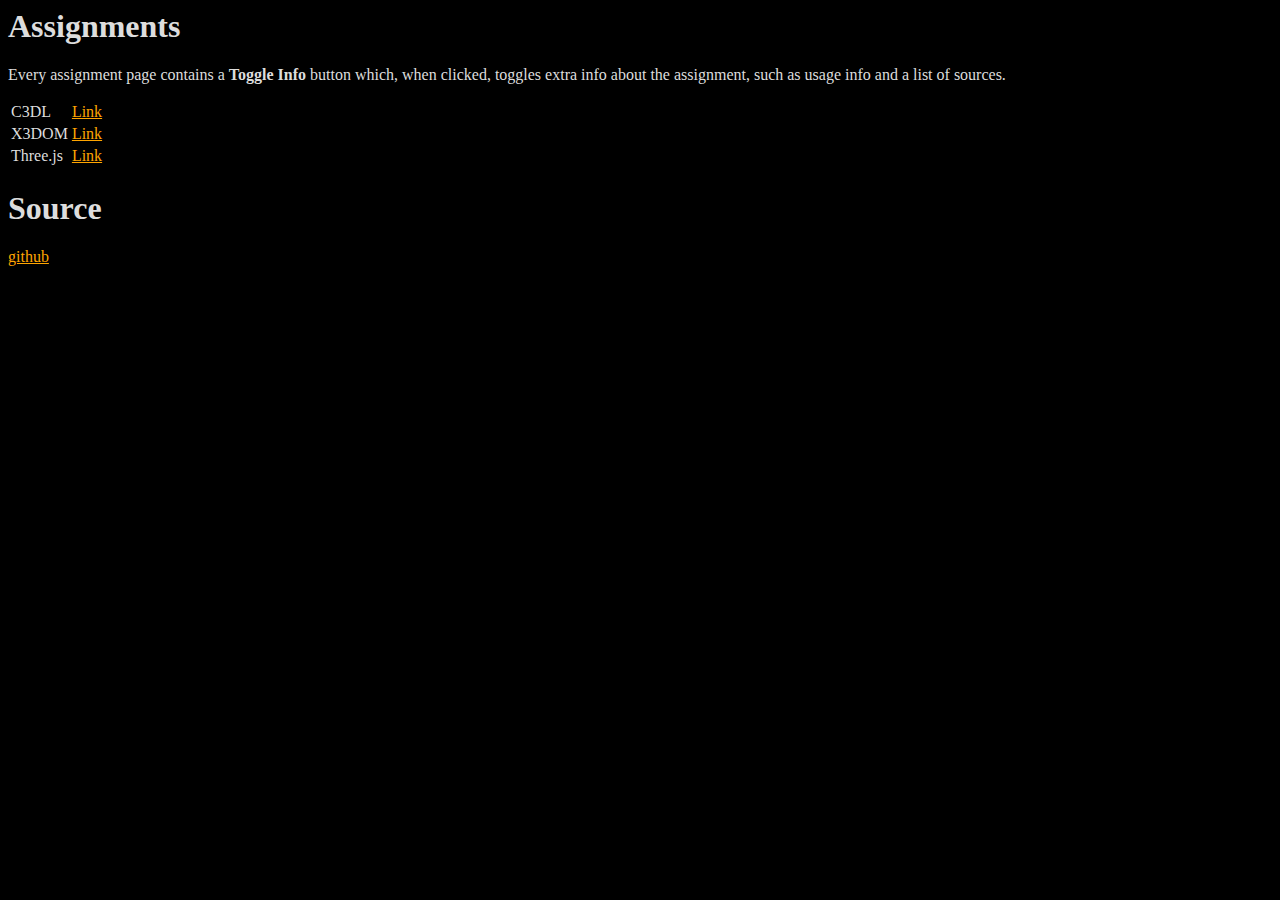
<file: index.html>
<html>
<head>
  <title>3D Web Programming Assignments Index</title>
  <link rel="stylesheet" type="text/css" href="style.css">
</head>
<body>
  <h1>Assignments</h1>
  <p>
    Every assignment page contains a <b>Toggle Info</b> button which, when clicked, toggles extra info about the assignment, such as usage info and a list of sources.
  </p>
  <table>
    <tr>
      <td>C3DL</td><td><a href="source/c3dl/assignment/index.html">Link</a></td>
    </tr>
    <tr>
      <td>X3DOM</td><td><a href="source/x3dom/assignment/index.html">Link</a></td>
    </tr>
    <tr>
      <td>Three.js</td><td><a href="source/three/assignment/index.html">Link</a></td>
    </tr>
  </table>
  <h1>Source</h1>
  <p>
    <a href="https://github.com/Manuzor/3d-web-programming">github</a>
  </p>
</body>
</html>
</file>
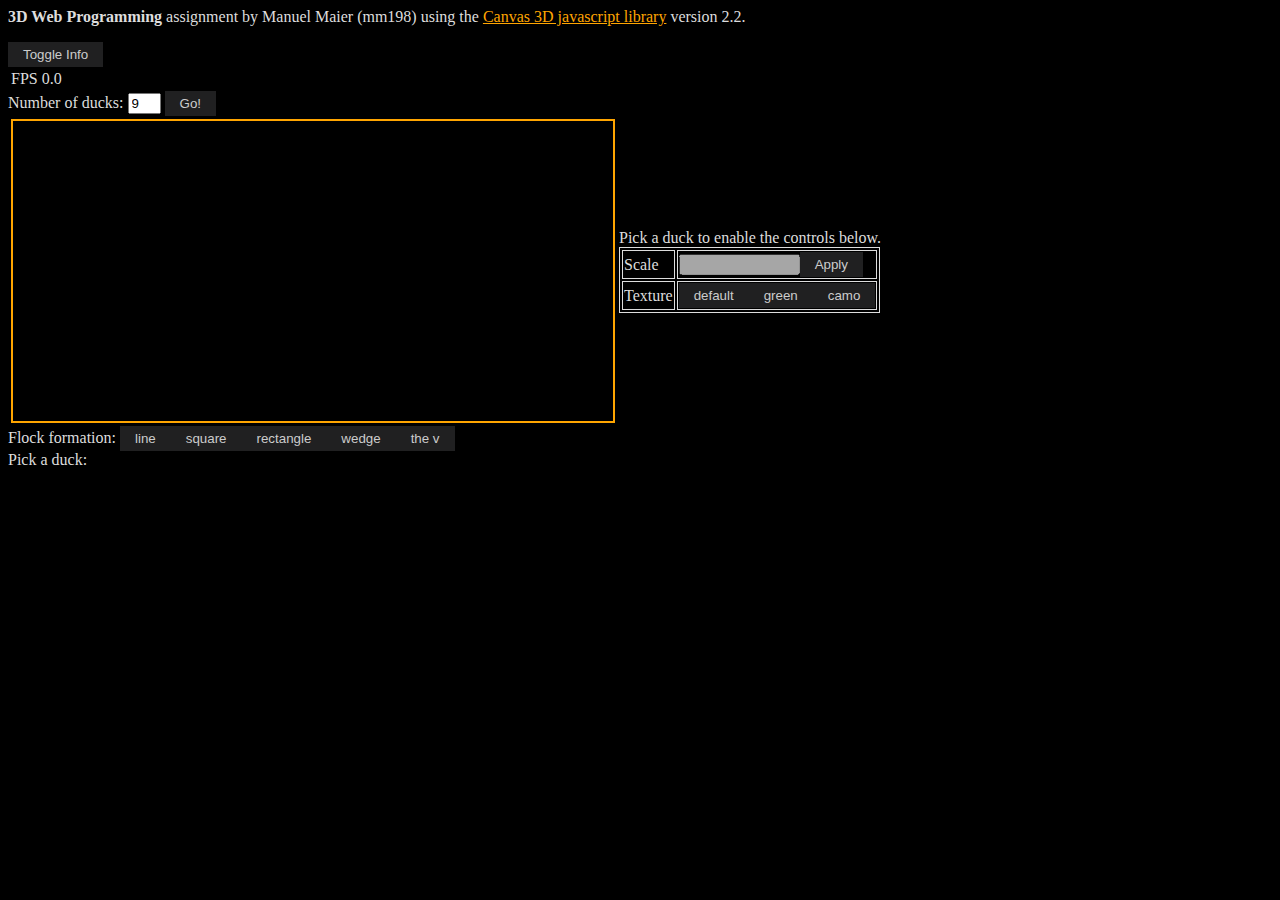
<file: source/c3dl/assignment/index.html>
<html>
  <head>
    <title>C3DL - Duck Invaders</title>
    <script type="application/javascript" src="../../../lib/c3dl/c3dapi.js" ></script>
    <script type="application/javascript" src="main.js"></script>
    <link rel="stylesheet" type="text/css" href="../../../style.css">
    <style type="text/css">
      table.borders { border: 1px solid;}
      table.borders tr { border: 1px solid; }
      table.borders td { border: 1px solid; }
    </style>
  </head>
  <body>
    <p>
      <p><b>3D Web Programming</b> assignment by Manuel Maier (mm198) using the <a href="http://www.c3dl.org/">Canvas 3D javascript library</a> version 2.2.</p>
    </p>
    <button onClick="toggle_visibility('info')">Toggle Info</button>
    <div id="info" style="display: none;">
      <p>
        Usage:
        <ol>
          <li>Enter a number in the textfield below to specify how many ducks will be spawned. To spawn them, press the "Go!" button. Reload the page to start over.</li>
          <li>Hold the left mouse button to look around. Use the mousewheel to zoom in and out. Left click a duck to set it as active and left click it again to de-select it.</li>
          <li>Use the controls on the right-hand side to modify the selected duck.</li>
        </ol>
      </p>
      <p>
        Sources:
        <ul>
          <li>Duck model and default texture from <a href="http://www.c3dl.org/index.php/tutorials/tutorial-2-a-simple-scene/">http://www.c3dl.org/index.php/tutorials/tutorial-2-a-simple-scene/</a>. Other duck textures made by modifying the default texture using Gimp2.</li>
          <li>The source code is a heavily modified version of the tutorial that can be found at <a href="http://www.c3dl.org/index.php/tutorials/tutorial-11-orbitcamera/">http://www.c3dl.org/index.php/tutorials/tutorial-11-orbitcamera/</a></li>
        </ul>
      </p>
    </div>
    <table>
      <tr>
        <td>FPS</td>
        <td id="fps">0.0</td>
      </tr>
    </table>
    <div id="initializers">
      Number of ducks: <input id="numDucks" type="text" value="9" size="1" onkeydown="if (event.keyCode == 13) go('mainCanvas');">
      <button onClick="go('mainCanvas');">Go!</button>
    </div>
    <!-- Add a canvas element to the page. It is scripted by using its id -->
    <table>
      <tr>
        <td id="theCanvas"><canvas id="mainCanvas" style="border: 2px solid orange" width="600" height="300"></canvas></td>
        <td id="controls">
          <div>Pick a duck to enable the controls below.</div>
          <table class="borders">
            <tr><td>Scale</td><td><input id="scale" type="text" size="12" value="" onkeydown="if (event.keyCode == 13) duck.setScaleOfPicked();" disabled/><button id="scaleButton" type="button" onClick="duck.setScaleOfPicked();" disabled>Apply</button></td></tr>
            <tr><td>Texture</td><td><div id="textureButtons"></div></td></tr>
          </table>
        </td>
      </tr>
    </table>
    <div id="formations">Flock formation: </div>
    <div id="buttons">Pick a duck: </div>
  </body>
  <script type="text/javascript">init();</script>
</html>
</file>
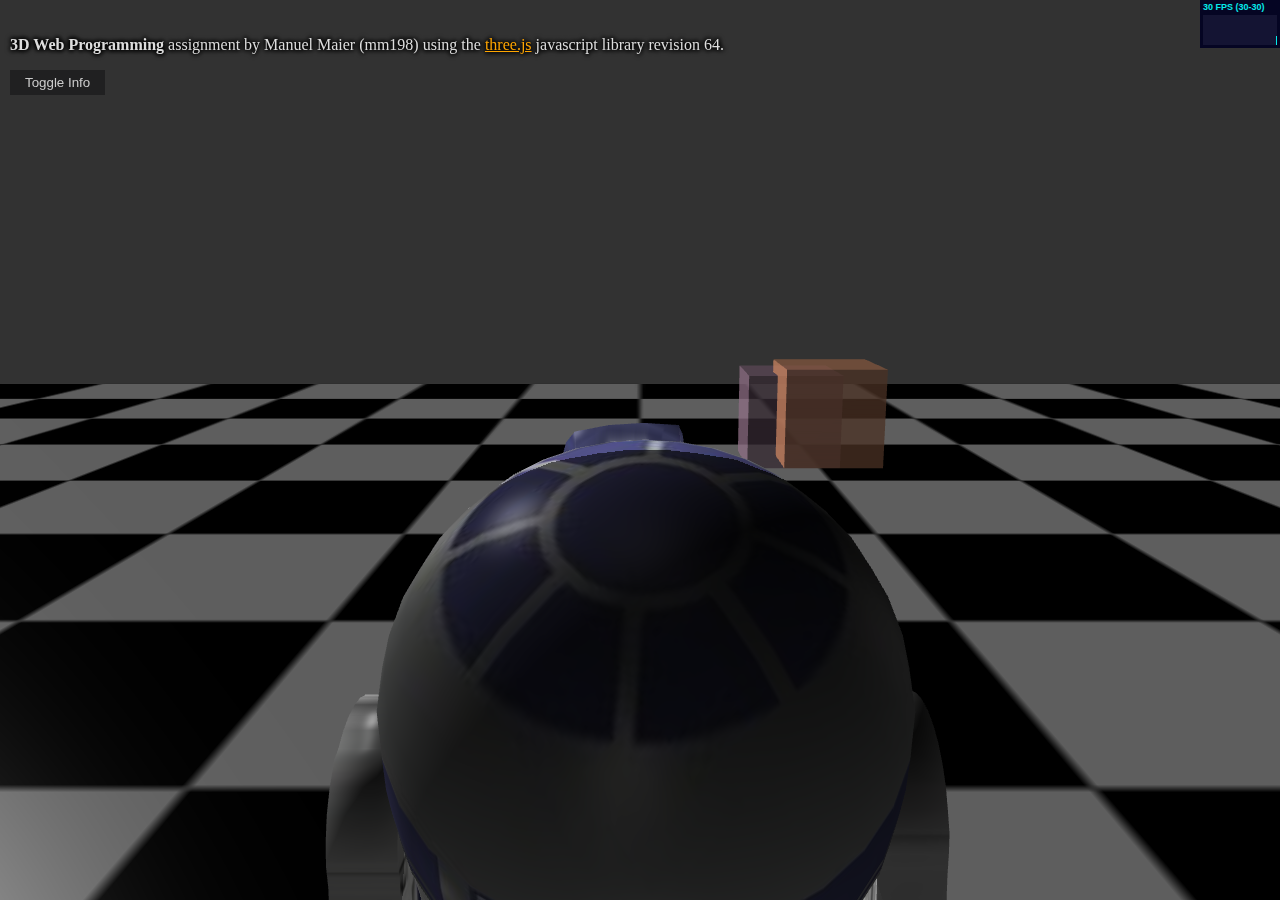
<file: source/three/assignment/index.html>
<html>
<head>
  <title>Three.js - Exploration</title>
  <meta charset="utf-8">
  <link rel="stylesheet" type="text/css" href="../../../style.css">
  <link rel="stylesheet" type="text/css" href="style.css">
  <script type="text/javascript" src="../../../lib/three/three.js"></script>
  <script type="text/javascript" src="../../../lib/three/stats.min.js"></script>
  <script type="text/javascript" src="../../../lib/three/Detector.js"></script>
  <script type="text/javascript" src="../../../lib/three/threex/THREEx.FullScreen.js"></script>
  <script type="text/javascript" src="../../../lib/three/threex/THREEx.WindowResize.js"></script>
  <script type="text/javascript" src="../../../lib/three/loaders/OBJLoader.js"></script>
  <script type="text/javascript" src="../../../lib/three/loaders/MTLLoader.js"></script>
  <script type="text/javascript" src="../../../lib/three/loaders/OBJMTLLoader.js"></script>
  <script type="text/javascript" src="../../../lib/three/controls/OrbitControls.js"></script>
  <script type="text/javascript" src="main.js"></script>
</head>
<body>
  <div id="textHeader">
    <p>
      <p><b>3D Web Programming</b> assignment by Manuel Maier (mm198) using the <a href="http://threejs.org/">three.js</a> javascript library revision 64.</p>
    </p>
    <button onClick="toggle_info_section('info')">Toggle Info</button>
    <div id="info" style="display: none;">
      <p>
        Usage:
        <p>
          You are taking control of R2D2 and the environment!
          <ul>
            <li>Press 'F' to enter fullscreen mode.</li>
            <li>Use the 'W', 'A', 'S', and 'D' keys to move R2D2 around.</li>
            <li>Use 'E' to pick a colored cube and the worlds' color theme. Press 'E' again to reset the color.
              <ul><li>The spot light will stay with your selection until you clear the selection.</li></ul>
            </li>
            <li>You can look around by moving the mouse while holding down the left mouse button.</li>
            <li>Use the mouse wheel to zoom.</li>
            <li>You can spawn more colored boxes at a random location using the 'SPACE' bar.</li>
          </ul>
        </p>
      </p>
      <p>
        Sources:
        <p>
          <ul>
            <li>R2D2 model and textures by pyampy at blendswap.com (<a href="http://www.blendswap.com/blends/view/67995">link</a>). Heavy texture re-mapping and model clean-up done by myself.</li>
            <li>Floor "model" and textures made by myself.</li>
          </ul>
        </p>
      </p>
    </div>
  </div>
  <div id="main">
  </div>
</body>
<script type="text/javascript">main()</script>
</html>
</file>
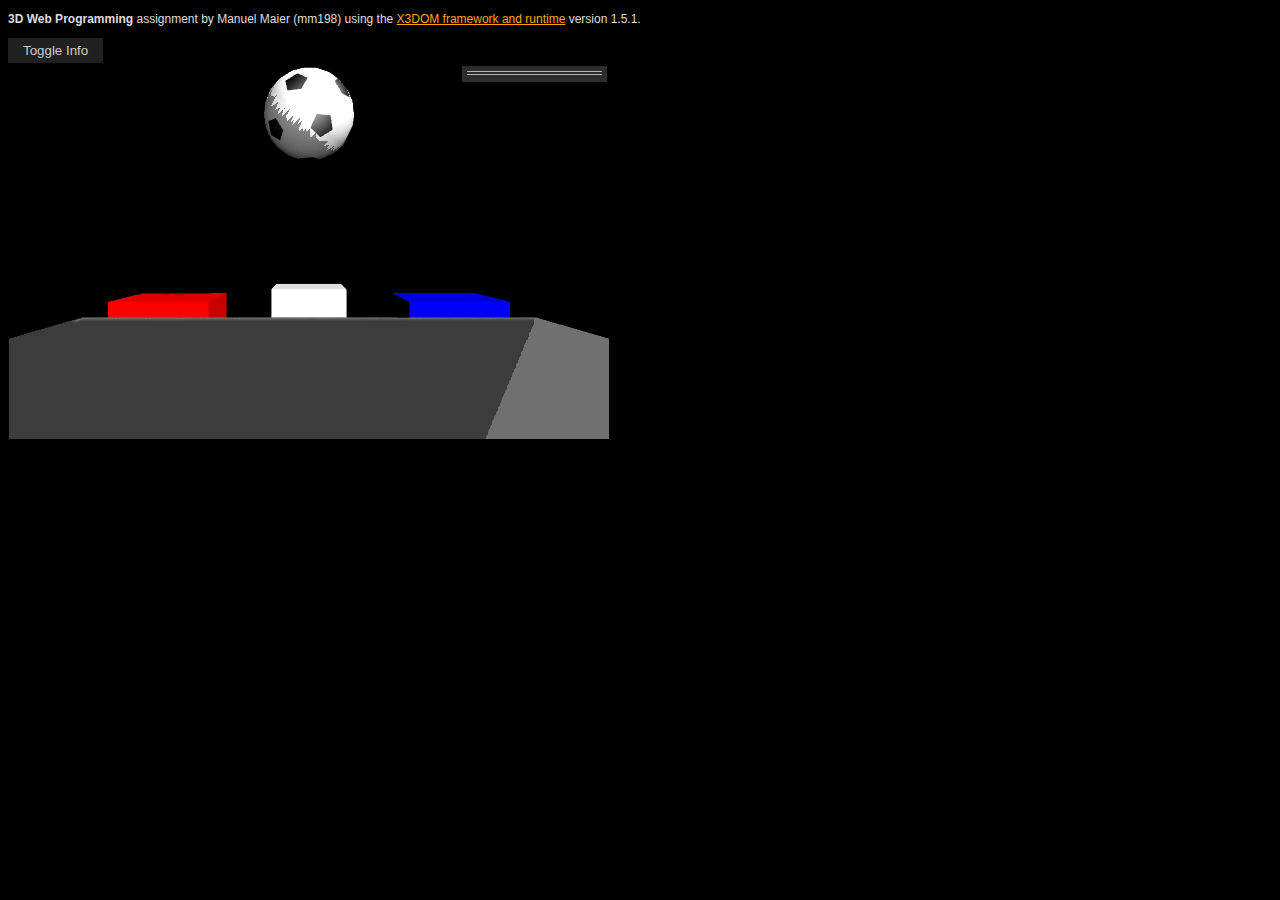
<file: source/x3dom/assignment/index.html>
<!DOCTYPE html>
<html>
  <head>
    <title>X3DOM - Perpetual Motion</title>
    <link rel="stylesheet" href="../../../lib/x3dom/x3dom.css">
    <script src="../../../lib/x3dom/x3dom.js"></script>
    <link rel="stylesheet" type="text/css" href="../../../style.css">
    <script type="text/javascript" src="main.js"></script>
  </head>
  <body id="body">
    <div id="hideThis">
      <p>
        <p><b>3D Web Programming</b> assignment by Manuel Maier (mm198) using the <a href="http://www.x3dom.org/">X3DOM framework and runtime</a> version 1.5.1.</p>
      </p>
      <button onClick="toggle_info_section('info')">Toggle Info</button>
      <div id="info" style="display: none;">
        <p>
        Usage:
        <ol>
          <li>Click the ball to start the falling animation. Click it again to stop the animation.</li>
          <li>Click any of the colored boxes to change the texture of the ball. <it>Note that this changes the actual texture and not just the material properties!</it></li>
          <li>Default camera controls: Use the left mouse button to look around, the right mouse button of the mouse wheel to zoom, and the middle mouse button to pan.</li>
        </ol>
      </p>
      <p>
        Sources:
        <ul>
          <li>Football/soccer ball model and textures made by myself.</li>
          <li>The source code brings ideas together from many tutorials found on the x3dom website. The main part however is written by myself.</li>
        </ul>
      </p>
      </div>
    </div>
    <div class="drawingArea">
      <x3d xmlns="http://www.web3d.org/specifications/x3d-namespace" id="canvas"
        showlog="false" showstat="true"
        x="0px" y="0px" width="600px" height="375px">
        <scene>
          <!--
          <button id="toggler" onclick="toggle(this); return false;">Maximize</button>
          <button id="play" onclick="">Play</button>
          -->
          <Viewpoint DEF='viewpoint' position="0 2 10" orientation="0 1 1 0"></Viewpoint>
          <environment gammaCorrectionDefault='linear' frustumCulling='true' smallFeatureCulling='true'></environment>
          <directionalLight direction='-2 -2.5 -1' intensity='1.0' shadowIntensity='0.75'></directionalLight>
          <transform id="theBall" DEF='theBall' rotation='0 0.707107 0.707107 3.14159' translation='0 5.0 0' onClick="pick(this);">
            <transform DEF='Icosphere_ifs_TRANSFORM'>
              <group DEF='group_ME_ball'>
                <shape>
                  <appearance>
                    <material DEF='MA_mat1' ambientIntensity='0.333' shininess='0.098' specularColor='0.401 0.401 0.401'></material>
                    <imageTexture id='IM_soccerball_png' url='"soccerball_d.png"'></imageTexture>
                    <textureTransform></textureTransform>
                  </appearance>
                  <indexedFaceSet creaseAngle='4' texCoordIndex='0 1 2 -1 3 4 5 -1 6 7 8 -1 9 10 11 -1 12 13 14 -1 15 16 17 -1 18 19 20 -1 21 22 23 -1 24 25 26 -1 27 28 29 -1 30 31 32 -1 33 34 35 -1 36 37 38 -1 39 40 41 -1 42 43 44 -1 45 46 47 -1 48 49 50 -1 51 52 53 -1 54 55 56 -1 57 58 59 -1 60 61 62 -1 63 64 65 -1 66 67 68 -1 69 70 71 -1 72 73 74 -1 75 76 77 -1 78 79 80 -1 81 82 83 -1 84 85 86 -1 87 88 89 -1 90 91 92 -1 93 94 95 -1 96 97 98 -1 99 100 101 -1 102 103 104 -1 105 106 107 -1 108 109 110 -1 111 112 113 -1 114 115 116 -1 117 118 119 -1 120 121 122 -1 123 124 125 -1 126 127 128 -1 129 130 131 -1 132 133 134 -1 135 136 137 -1 138 139 140 -1 141 142 143 -1 144 145 146 -1 147 148 149 -1 150 151 152 -1 153 154 155 -1 156 157 158 -1 159 160 161 -1 162 163 164 -1 165 166 167 -1 168 169 170 -1 171 172 173 -1 174 175 176 -1 177 178 179 -1 180 181 182 -1 183 184 185 -1 186 187 188 -1 189 190 191 -1 192 193 194 -1 195 196 197 -1 198 199 200 -1 201 202 203 -1 204 205 206 -1 207 208 209 -1 210 211 212 -1 213 214 215 -1 216 217 218 -1 219 220 221 -1 222 223 224 -1 225 226 227 -1 228 229 230 -1 231 232 233 -1 234 235 236 -1 237 238 239 -1 240 241 242 -1 243 244 245 -1 246 247 248 -1 249 250 251 -1 252 253 254 -1 255 256 257 -1 258 259 260 -1 261 262 263 -1 264 265 266 -1 267 268 269 -1 270 271 272 -1 273 274 275 -1 276 277 278 -1 279 280 281 -1 282 283 284 -1 285 286 287 -1 288 289 290 -1 291 292 293 -1 294 295 296 -1 297 298 299 -1 300 301 302 -1 303 304 305 -1 306 307 308 -1 309 310 311 -1 312 313 314 -1 315 316 317 -1 318 319 320 -1 321 322 323 -1 324 325 326 -1 327 328 329 -1 330 331 332 -1 333 334 335 -1 336 337 338 -1 339 340 341 -1 342 343 344 -1 345 346 347 -1 348 349 350 -1 351 352 353 -1 354 355 356 -1 357 358 359 -1 360 361 362 -1 363 364 365 -1 366 367 368 -1 369 370 371 -1 372 373 374 -1 375 376 377 -1 378 379 380 -1 381 382 383 -1 384 385 386 -1 387 388 389 -1 390 391 392 -1 393 394 395 -1 396 397 398 -1 399 400 401 -1 402 403 404 -1 405 406 407 -1 408 409 410 -1 411 412 413 -1 414 415 416 -1 417 418 419 -1 420 421 422 -1 423 424 425 -1 426 427 428 -1 429 430 431 -1 432 433 434 -1 435 436 437 -1 438 439 440 -1 441 442 443 -1 444 445 446 -1 447 448 449 -1 450 451 452 -1 453 454 455 -1 456 457 458 -1 459 460 461 -1 462 463 464 -1 465 466 467 -1 468 469 470 -1 471 472 473 -1 474 475 476 -1 477 478 479 -1 480 481 482 -1 483 484 485 -1 486 487 488 -1 489 490 491 -1 492 493 494 -1 495 496 497 -1 498 499 500 -1 501 502 503 -1 504 505 506 -1 507 508 509 -1 510 511 512 -1 513 514 515 -1 516 517 518 -1 519 520 521 -1 522 523 524 -1 525 526 527 -1 528 529 530 -1 531 532 533 -1 534 535 536 -1 537 538 539 -1 540 541 542 -1 543 544 545 -1 546 547 548 -1 549 550 551 -1 552 553 554 -1 555 556 557 -1 558 559 560 -1 561 562 563 -1 564 565 566 -1 567 568 569 -1 570 571 572 -1 573 574 575 -1 576 577 578 -1 579 580 581 -1 582 583 584 -1 585 586 587 -1 588 589 590 -1 591 592 593 -1 594 595 596 -1 597 598 599 -1 600 601 602 -1 603 604 605 -1 606 607 608 -1 609 610 611 -1 612 613 614 -1 615 616 617 -1 618 619 620 -1 621 622 623 -1 624 625 626 -1 627 628 629 -1 630 631 632 -1 633 634 635 -1 636 637 638 -1 639 640 641 -1 642 643 644 -1 645 646 647 -1 648 649 650 -1 651 652 653 -1 654 655 656 -1 657 658 659 -1 660 661 662 -1 663 664 665 -1 666 667 668 -1 669 670 671 -1 672 673 674 -1 675 676 677 -1 678 679 680 -1 681 682 683 -1 684 685 686 -1 687 688 689 -1 690 691 692 -1 693 694 695 -1 696 697 698 -1 699 700 701 -1 702 703 704 -1 705 706 707 -1 708 709 710 -1 711 712 713 -1 714 715 716 -1 717 718 719 -1 720 721 722 -1 723 724 725 -1 726 727 728 -1 729 730 731 -1 732 733 734 -1 735 736 737 -1 738 739 740 -1 741 742 743 -1 744 745 746 -1 747 748 749 -1 750 751 752 -1 753 754 755 -1 756 757 758 -1 759 760 761 -1 762 763 764 -1 765 766 767 -1 768 769 770 -1 771 772 773 -1 774 775 776 -1 777 778 779 -1 780 781 782 -1 783 784 785 -1 786 787 788 -1 789 790 791 -1 792 793 794 -1 795 796 797 -1 798 799 800 -1 801 802 803 -1 804 805 806 -1 807 808 809 -1 810 811 812 -1 813 814 815 -1 816 817 818 -1 819 820 821 -1 822 823 824 -1 825 826 827 -1 828 829 830 -1 831 832 833 -1 834 835 836 -1 837 838 839 -1 840 841 842 -1 843 844 845 -1 846 847 848 -1 849 850 851 -1 852 853 854 -1 855 856 857 -1 858 859 860 -1 861 862 863 -1 864 865 866 -1 867 868 869 -1 870 871 872 -1 873 874 875 -1 876 877 878 -1 879 880 881 -1 882 883 884 -1 885 886 887 -1 888 889 890 -1 891 892 893 -1 894 895 896 -1 897 898 899 -1 900 901 902 -1 903 904 905 -1 906 907 908 -1 909 910 911 -1 912 913 914 -1 915 916 917 -1 918 919 920 -1 921 922 923 -1 924 925 926 -1 927 928 929 -1 930 931 932 -1 933 934 935 -1 936 937 938 -1 939 940 941 -1 942 943 944 -1 945 946 947 -1 948 949 950 -1 951 952 953 -1 954 955 956 -1 957 958 959 -1' coordIndex='0 12 20 -1 1 14 26 -1 0 20 32 -1 0 32 38 -1 0 38 21 -1 1 26 47 -1 2 17 53 -1 3 29 59 -1 4 35 65 -1 5 41 71 -1 1 47 48 -1 2 53 54 -1 3 59 60 -1 4 65 66 -1 5 71 42 -1 6 74 92 -1 7 77 95 -1 8 80 98 -1 9 83 101 -1 10 86 87 -1 18 17 2 -1 19 102 18 -1 20 103 19 -1 18 102 17 -1 102 16 17 -1 19 103 102 -1 103 104 102 -1 102 104 16 -1 104 15 16 -1 20 12 103 -1 12 13 103 -1 103 13 104 -1 13 14 104 -1 104 14 15 -1 14 1 15 -1 24 23 5 -1 25 105 24 -1 26 106 25 -1 24 105 23 -1 105 22 23 -1 25 106 105 -1 106 107 105 -1 105 107 22 -1 107 21 22 -1 26 14 106 -1 14 13 106 -1 106 13 107 -1 13 12 107 -1 107 12 21 -1 12 0 21 -1 30 29 3 -1 31 108 30 -1 32 109 31 -1 30 108 29 -1 108 28 29 -1 31 109 108 -1 109 110 108 -1 108 110 28 -1 110 27 28 -1 32 20 109 -1 20 19 109 -1 109 19 110 -1 19 18 110 -1 110 18 27 -1 18 2 27 -1 36 35 4 -1 37 111 36 -1 38 112 37 -1 36 111 35 -1 111 34 35 -1 37 112 111 -1 112 113 111 -1 111 113 34 -1 113 33 34 -1 38 32 112 -1 32 31 112 -1 112 31 113 -1 31 30 113 -1 113 30 33 -1 30 3 33 -1 23 41 5 -1 22 114 23 -1 21 115 22 -1 23 114 41 -1 114 40 41 -1 22 115 114 -1 115 116 114 -1 114 116 40 -1 116 39 40 -1 21 38 115 -1 38 37 115 -1 115 37 116 -1 37 36 116 -1 116 36 39 -1 36 4 39 -1 45 44 10 -1 46 117 45 -1 47 118 46 -1 45 117 44 -1 117 43 44 -1 46 118 117 -1 118 119 117 -1 117 119 43 -1 119 42 43 -1 47 26 118 -1 26 25 118 -1 118 25 119 -1 25 24 119 -1 119 24 42 -1 24 5 42 -1 51 50 6 -1 52 120 51 -1 53 121 52 -1 51 120 50 -1 120 49 50 -1 52 121 120 -1 121 122 120 -1 120 122 49 -1 122 48 49 -1 53 17 121 -1 17 16 121 -1 121 16 122 -1 16 15 122 -1 122 15 48 -1 15 1 48 -1 57 56 7 -1 58 123 57 -1 59 124 58 -1 57 123 56 -1 123 55 56 -1 58 124 123 -1 124 125 123 -1 123 125 55 -1 125 54 55 -1 59 29 124 -1 29 28 124 -1 124 28 125 -1 28 27 125 -1 125 27 54 -1 27 2 54 -1 63 62 8 -1 64 126 63 -1 65 127 64 -1 63 126 62 -1 126 61 62 -1 64 127 126 -1 127 128 126 -1 126 128 61 -1 128 60 61 -1 65 35 127 -1 35 34 127 -1 127 34 128 -1 34 33 128 -1 128 33 60 -1 33 3 60 -1 69 68 9 -1 70 129 69 -1 71 130 70 -1 69 129 68 -1 129 67 68 -1 70 130 129 -1 130 131 129 -1 129 131 67 -1 131 66 67 -1 71 41 130 -1 41 40 130 -1 130 40 131 -1 40 39 131 -1 131 39 66 -1 39 4 66 -1 50 74 6 -1 49 132 50 -1 48 133 49 -1 50 132 74 -1 132 73 74 -1 49 133 132 -1 133 134 132 -1 132 134 73 -1 134 72 73 -1 48 47 133 -1 47 46 133 -1 133 46 134 -1 46 45 134 -1 134 45 72 -1 45 10 72 -1 56 77 7 -1 55 135 56 -1 54 136 55 -1 56 135 77 -1 135 76 77 -1 55 136 135 -1 136 137 135 -1 135 137 76 -1 137 75 76 -1 54 53 136 -1 53 52 136 -1 136 52 137 -1 52 51 137 -1 137 51 75 -1 51 6 75 -1 62 80 8 -1 61 138 62 -1 60 139 61 -1 62 138 80 -1 138 79 80 -1 61 139 138 -1 139 140 138 -1 138 140 79 -1 140 78 79 -1 60 59 139 -1 59 58 139 -1 139 58 140 -1 58 57 140 -1 140 57 78 -1 57 7 78 -1 68 83 9 -1 67 141 68 -1 66 142 67 -1 68 141 83 -1 141 82 83 -1 67 142 141 -1 142 143 141 -1 141 143 82 -1 143 81 82 -1 66 65 142 -1 65 64 142 -1 142 64 143 -1 64 63 143 -1 143 63 81 -1 63 8 81 -1 44 86 10 -1 43 144 44 -1 42 145 43 -1 44 144 86 -1 144 85 86 -1 43 145 144 -1 145 146 144 -1 144 146 85 -1 146 84 85 -1 42 71 145 -1 71 70 145 -1 145 70 146 -1 70 69 146 -1 146 69 84 -1 69 9 84 -1 90 89 11 -1 91 147 90 -1 92 148 91 -1 90 147 89 -1 147 88 89 -1 91 148 147 -1 148 149 147 -1 147 149 88 -1 149 87 88 -1 92 74 148 -1 74 73 148 -1 148 73 149 -1 73 72 149 -1 149 72 87 -1 72 10 87 -1 93 90 11 -1 94 150 93 -1 95 151 94 -1 93 150 90 -1 150 91 90 -1 94 151 150 -1 151 152 150 -1 150 152 91 -1 152 92 91 -1 95 77 151 -1 77 76 151 -1 151 76 152 -1 76 75 152 -1 152 75 92 -1 75 6 92 -1 96 93 11 -1 97 153 96 -1 98 154 97 -1 96 153 93 -1 153 94 93 -1 97 154 153 -1 154 155 153 -1 153 155 94 -1 155 95 94 -1 98 80 154 -1 80 79 154 -1 154 79 155 -1 79 78 155 -1 155 78 95 -1 78 7 95 -1 99 96 11 -1 100 156 99 -1 101 157 100 -1 99 156 96 -1 156 97 96 -1 100 157 156 -1 157 158 156 -1 156 158 97 -1 158 98 97 -1 101 83 157 -1 83 82 157 -1 157 82 158 -1 82 81 158 -1 158 81 98 -1 81 8 98 -1 89 99 11 -1 88 159 89 -1 87 160 88 -1 89 159 99 -1 159 100 99 -1 88 160 159 -1 160 161 159 -1 159 161 100 -1 161 101 100 -1 87 86 160 -1 86 85 160 -1 160 85 161 -1 85 84 161 -1 161 84 101 -1 84 9 101 -1'>
                    <coordinate DEF='coords_ME_ball' point='0 0 -1 0.723607 -0.525725 -0.44722 -0.276388 -0.850649 -0.44722 -0.894426 0 -0.447216 -0.276388 0.850649 -0.44722 0.723607 0.525725 -0.44722 0.276388 -0.850649 0.44722 -0.723607 -0.525725 0.44722 -0.723607 0.525725 0.44722 0.276388 0.850649 0.44722 0.894426 0 0.447216 0 0 1 0.203181 -0.147618 -0.96795 0.425323 -0.309011 -0.850654 0.609547 -0.442856 -0.657519 0.531941 -0.681712 -0.502302 0.262869 -0.809012 -0.525738 -0.029639 -0.864184 -0.502302 -0.232822 -0.716563 -0.657519 -0.162456 -0.499995 -0.850654 -0.077607 -0.238853 -0.96795 0.203181 0.147618 -0.96795 0.425323 0.309011 -0.850654 0.609547 0.442856 -0.657519 0.812729 0.295238 -0.502301 0.850648 0 -0.525736 0.812729 -0.295238 -0.502301 -0.483971 -0.716565 -0.502302 -0.688189 -0.499997 -0.525736 -0.831051 -0.238853 -0.502299 -0.753442 0 -0.657515 -0.52573 0 -0.850652 -0.251147 0 -0.967949 -0.831051 0.238853 -0.502299 -0.688189 0.499997 -0.525736 -0.483971 0.716565 -0.502302 -0.232822 0.716563 -0.657519 -0.162456 0.499995 -0.850654 -0.077607 0.238853 -0.96795 -0.029639 0.864184 -0.502302 0.262869 0.809012 -0.525738 0.531941 0.681712 -0.502302 0.860698 0.442858 -0.251151 0.951058 0.309013 0 0.956626 0.147618 0.251149 0.956626 -0.147618 0.251149 0.951058 -0.309013 -0 0.860698 -0.442858 -0.251151 0.687159 -0.681715 -0.251152 0.587786 -0.809017 0 0.436007 -0.864188 0.251152 0.155215 -0.955422 0.251152 0 -1 -0 -0.155215 -0.955422 -0.251152 -0.436007 -0.864188 -0.251152 -0.587786 -0.809017 0 -0.687159 -0.681715 0.251152 -0.860698 -0.442858 0.251151 -0.951058 -0.309013 -0 -0.956626 -0.147618 -0.251149 -0.956626 0.147618 -0.251149 -0.951058 0.309013 0 -0.860698 0.442858 0.251151 -0.687159 0.681715 0.251152 -0.587786 0.809017 -0 -0.436007 0.864188 -0.251152 -0.155215 0.955422 -0.251152 0 1 0 0.155215 0.955422 0.251152 0.436007 0.864188 0.251152 0.587786 0.809017 -0 0.687159 0.681715 -0.251152 0.831051 -0.238853 0.502299 0.688189 -0.499997 0.525736 0.483971 -0.716565 0.502302 0.029639 -0.864184 0.502302 -0.262869 -0.809012 0.525738 -0.531941 -0.681712 0.502302 -0.812729 -0.295238 0.502301 -0.850648 0 0.525736 -0.812729 0.295238 0.502301 -0.531941 0.681712 0.502302 -0.262869 0.809012 0.525738 0.029639 0.864184 0.502302 0.483971 0.716565 0.502302 0.688189 0.499997 0.525736 0.831051 0.238853 0.502299 0.753442 0 0.657515 0.52573 0 0.850652 0.251147 0 0.967949 0.077607 -0.238853 0.96795 0.162456 -0.499995 0.850654 0.232822 -0.716563 0.657519 -0.203181 -0.147618 0.96795 -0.425323 -0.309011 0.850654 -0.609547 -0.442856 0.657519 -0.203181 0.147618 0.96795 -0.425323 0.309011 0.850654 -0.609547 0.442856 0.657519 0.077607 0.238853 0.96795 0.162456 0.499995 0.850654 0.232822 0.716563 0.657519 0.05279 -0.688185 -0.723612 0.138199 -0.425321 -0.894429 0.361805 -0.587779 -0.723611 0.670817 0.162457 -0.723611 0.670818 -0.162458 -0.72361 0.447211 -1e-06 -0.894428 -0.638195 -0.262864 -0.723609 -0.361801 -0.262864 -0.894428 -0.447211 -0.525729 -0.72361 -0.447211 0.525727 -0.723612 -0.361801 0.262863 -0.894429 -0.638195 0.262863 -0.723609 0.361803 0.587779 -0.723612 0.138197 0.425321 -0.894429 0.052789 0.688186 -0.723611 1 0 0 0.947213 -0.162458 -0.276396 0.947213 0.162458 -0.276396 0.309017 -0.951056 0 0.138199 -0.951055 -0.276398 0.447216 -0.850648 -0.276398 -0.809018 -0.587783 0 -0.861803 -0.425324 -0.276396 -0.670819 -0.688191 -0.276397 -0.809018 0.587783 -0 -0.670819 0.688191 -0.276397 -0.861803 0.425324 -0.276396 0.309017 0.951056 -0 0.447216 0.850648 -0.276398 0.138199 0.951055 -0.276398 0.67082 -0.68819 0.276396 0.809019 -0.587783 -2e-06 0.861804 -0.425323 0.276394 -0.447216 -0.850648 0.276397 -0.309017 -0.951056 -1e-06 -0.138199 -0.951055 0.276397 -0.947213 0.162458 0.276396 -1 -0 1e-06 -0.947213 -0.162458 0.276397 -0.138199 0.951055 0.276397 -0.309016 0.951057 -0 -0.447215 0.850649 0.276397 0.861804 0.425322 0.276396 0.809019 0.587782 0 0.670821 0.688189 0.276397 0.3618 -0.262863 0.894429 0.447209 -0.525728 0.723612 0.638194 -0.262864 0.72361 -0.138197 -0.425319 0.89443 -0.361804 -0.587778 0.723612 -0.05279 -0.688185 0.723612 -0.44721 0 0.894429 -0.670817 0.162457 0.723611 -0.670817 -0.162457 0.723611 -0.138197 0.425319 0.89443 -0.05279 0.688185 0.723612 -0.361804 0.587778 0.723612 0.3618 0.262863 0.894429 0.638194 0.262864 0.72361 0.447209 0.525728 0.723612'></coordinate>
                    <textureCoordinate point='0.6785 0.943 0.6488 0.9839 0.6305 0.9274 0.7678 0.8488 0.7269 0.8191 0.7834 0.8008 0.6785 0.943 0.6305 0.9274 0.6785 0.8925 0.6785 0.943 0.6785 0.8925 0.7265 0.9274 0.6785 0.943 0.7265 0.9274 0.7082 0.9839 0.7678 0.8488 0.7834 0.8008 0.8183 0.8488 0.3963 0.8488 0.4372 0.8191 0.4372 0.8785 0.8667 0.8416 0.8187 0.8572 0.837 0.8008 0.121 0.8488 0.0705 0.8488 0.1054 0.8008 0.6785 0.8416 0.7082 0.8008 0.7265 0.8572 0.7678 0.8488 0.8183 0.8488 0.7834 0.8968 0.3963 0.8488 0.4372 0.8785 0.3807 0.8968 0.8667 0.8416 0.837 0.8008 0.8964 0.8008 0.121 0.8488 0.1054 0.8008 0.1619 0.8191 0.6785 0.8416 0.7265 0.8572 0.6785 0.8921 0.2031 0.8488 0.2536 0.8488 0.2187 0.8968 0.4856 0.8513 0.5336 0.8357 0.5153 0.8921 0.582 0.8513 0.6301 0.8357 0.6117 0.8921 0.2949 0.8488 0.254 0.8191 0.3105 0.8008 0.8667 0.9334 0.9148 0.949 0.8667 0.9839 0.3807 0.8008 0.4372 0.8191 0.3963 0.8488 0.583 0.1919 0.6279 0.2147 0.5904 0.2355 0.5653 0.1326 0.6274 0.1561 0.583 0.1919 0.5904 0.2355 0.6279 0.2147 0.6223 0.2574 0.6279 0.2147 0.6668 0.248 0.6223 0.2574 0.583 0.1919 0.6274 0.1561 0.6279 0.2147 0.6274 0.1561 0.6821 0.192 0.6279 0.2147 0.6279 0.2147 0.6821 0.192 0.6668 0.248 0.6821 0.192 0.7291 0.2393 0.6668 0.248 0.5653 0.1326 0.625 0.0898 0.6274 0.1561 0.625 0.0898 0.6867 0.125 0.6274 0.1561 0.6274 0.1561 0.6867 0.125 0.6821 0.192 0.6867 0.125 0.7439 0.1672 0.6821 0.192 0.6821 0.192 0.7439 0.1672 0.7291 0.2393 0.7269 0.8191 0.7678 0.8488 0.7269 0.8785 0.6305 0.8572 0.6488 0.8008 0.6785 0.8416 0.1861 0.121 0.2491 0.1139 0.2255 0.1629 0.1393 0.0712 0.21 0.0534 0.1861 0.121 0.2255 0.1629 0.2491 0.1139 0.2744 0.1597 0.2491 0.1139 0.3084 0.1206 0.2744 0.1597 0.1861 0.121 0.21 0.0534 0.2491 0.1139 0.21 0.0534 0.2904 0.0547 0.2491 0.1139 0.2491 0.1139 0.2904 0.0547 0.3084 0.1206 0.2904 0.0547 0.3593 0.0798 0.3084 0.1206 0.8123 0.1402 0.7439 0.1672 0.7548 0.0946 0.7439 0.1672 0.6867 0.125 0.7548 0.0946 0.7548 0.0946 0.6867 0.125 0.687 0.0505 0.6867 0.125 0.625 0.0898 0.687 0.0505 0.687 0.0505 0.625 0.0898 0.6221 0.0163 0.6488 0.9839 0.6785 0.943 0.7082 0.9839 0.8667 0.8921 0.8187 0.8572 0.8667 0.8416 0.4867 0.1972 0.5145 0.2261 0.4828 0.2341 0.4918 0.1385 0.5325 0.1843 0.4867 0.1972 0.4828 0.2341 0.5145 0.2261 0.5032 0.2551 0.5145 0.2261 0.5328 0.2548 0.5032 0.2551 0.4867 0.1972 0.5325 0.1843 0.5145 0.2261 0.5325 0.1843 0.5537 0.2261 0.5145 0.2261 0.5145 0.2261 0.5537 0.2261 0.5328 0.2548 0.5537 0.2261 0.564 0.2588 0.5328 0.2548 0.4918 0.1385 0.5653 0.1326 0.5325 0.1843 0.5653 0.1326 0.583 0.1919 0.5325 0.1843 0.5325 0.1843 0.583 0.1919 0.5537 0.2261 0.583 0.1919 0.5904 0.2355 0.5537 0.2261 0.5537 0.2261 0.5904 0.2355 0.564 0.2588 0.3807 0.8008 0.3963 0.8488 0.3458 0.8488 0.1054 0.8968 0.0705 0.8488 0.121 0.8488 0.3974 0.177 0.4183 0.212 0.3848 0.2139 0.4199 0.1216 0.4449 0.1767 0.3974 0.177 0.3848 0.2139 0.4183 0.212 0.4027 0.2387 0.4183 0.212 0.4311 0.2421 0.4027 0.2387 0.3974 0.177 0.4449 0.1767 0.4183 0.212 0.4449 0.1767 0.4542 0.2195 0.4183 0.212 0.4183 0.212 0.4542 0.2195 0.4311 0.2421 0.4542 0.2195 0.4581 0.2492 0.4311 0.2421 0.4199 0.1216 0.4918 0.1385 0.4449 0.1767 0.4918 0.1385 0.4867 0.1972 0.4449 0.1767 0.4449 0.1767 0.4867 0.1972 0.4542 0.2195 0.4867 0.1972 0.4828 0.2341 0.4542 0.2195 0.4542 0.2195 0.4828 0.2341 0.4581 0.2492 0.8667 0.8921 0.8667 0.8416 0.9148 0.8572 0.6488 0.8008 0.7082 0.8008 0.6785 0.8416 0.3084 0.1206 0.3177 0.1717 0.2744 0.1597 0.3593 0.0798 0.3607 0.1425 0.3084 0.1206 0.2744 0.1597 0.3177 0.1717 0.2889 0.2005 0.3177 0.1717 0.3246 0.2122 0.2889 0.2005 0.3084 0.1206 0.3607 0.1425 0.3177 0.1717 0.3607 0.1425 0.3572 0.1917 0.3177 0.1717 0.3177 0.1717 0.3572 0.1917 0.3246 0.2122 0.3572 0.1917 0.3553 0.2261 0.3246 0.2122 0.3593 0.0798 0.4199 0.1216 0.3607 0.1425 0.4199 0.1216 0.3974 0.177 0.3607 0.1425 0.3607 0.1425 0.3974 0.177 0.3572 0.1917 0.3974 0.177 0.3848 0.2139 0.3572 0.1917 0.3572 0.1917 0.3848 0.2139 0.3553 0.2261 0.1054 0.8968 0.121 0.8488 0.1619 0.8785 0.837 0.8925 0.8964 0.8925 0.8667 0.9334 0.8207 0.4133 0.88 0.4588 0.8114 0.484 0.8234 0.342 0.8868 0.3784 0.8207 0.4133 0.8114 0.484 0.88 0.4588 0.8678 0.5308 0.1132 0.2208 0.1778 0.2439 0.1325 0.2912 0.8207 0.4133 0.8868 0.3784 0.88 0.4588 0.1171 0.1406 0.175 0.1836 0.1132 0.2208 0.1132 0.2208 0.175 0.1836 0.1778 0.2439 0.175 0.1836 0.2197 0.2119 0.1778 0.2439 0.8234 0.342 0.8868 0.3053 0.8868 0.3784 0.1393 0.0712 0.1861 0.121 0.1171 0.1406 0.1171 0.1406 0.1861 0.121 0.175 0.1836 0.1861 0.121 0.2255 0.1629 0.175 0.1836 0.175 0.1836 0.2255 0.1629 0.2197 0.2119 0.6305 0.8572 0.6785 0.8416 0.6785 0.8921 0.1623 0.8191 0.2187 0.8008 0.2031 0.8488 0.6215 0.3238 0.6617 0.3333 0.6315 0.3592 0.6074 0.2915 0.6449 0.2908 0.6215 0.3238 0.6315 0.3592 0.6617 0.3333 0.6692 0.3763 0.6617 0.3333 0.7097 0.3483 0.6692 0.3763 0.6215 0.3238 0.6449 0.2908 0.6617 0.3333 0.6449 0.2908 0.6965 0.2939 0.6617 0.3333 0.6617 0.3333 0.6965 0.2939 0.7097 0.3483 0.6965 0.2939 0.7587 0.3071 0.7097 0.3483 0.6074 0.2915 0.6223 0.2574 0.6449 0.2908 0.6223 0.2574 0.6668 0.248 0.6449 0.2908 0.6449 0.2908 0.6668 0.248 0.6965 0.2939 0.6668 0.248 0.7291 0.2393 0.6965 0.2939 0.6965 0.2939 0.7291 0.2393 0.7587 0.3071 0.7269 0.8785 0.7678 0.8488 0.7834 0.8968 0.4376 0.8357 0.4856 0.8008 0.4856 0.8513 0.5001 0.3021 0.5271 0.3066 0.5096 0.3261 0.49 0.2788 0.5159 0.2797 0.5001 0.3021 0.5096 0.3261 0.5271 0.3066 0.5362 0.3323 0.5271 0.3066 0.5557 0.3115 0.5362 0.3323 0.5001 0.3021 0.5159 0.2797 0.5271 0.3066 0.5159 0.2797 0.5458 0.283 0.5271 0.3066 0.5271 0.3066 0.5458 0.283 0.5557 0.3115 0.5458 0.283 0.5748 0.2885 0.5557 0.3115 0.49 0.2788 0.5032 0.2551 0.5159 0.2797 0.5032 0.2551 0.5328 0.2548 0.5159 0.2797 0.5159 0.2797 0.5328 0.2548 0.5458 0.283 0.5328 0.2548 0.564 0.2588 0.5458 0.283 0.5458 0.283 0.564 0.2588 0.5748 0.2885 0.3458 0.8488 0.3963 0.8488 0.3807 0.8968 0.534 0.8357 0.582 0.8008 0.582 0.8513 0.3964 0.2859 0.4228 0.2899 0.4069 0.3097 0.3865 0.2614 0.4127 0.264 0.3964 0.2859 0.4069 0.3097 0.4228 0.2899 0.4324 0.3128 0.4228 0.2899 0.4485 0.2939 0.4324 0.3128 0.3964 0.2859 0.4127 0.264 0.4228 0.2899 0.4127 0.264 0.4404 0.2688 0.4228 0.2899 0.4228 0.2899 0.4404 0.2688 0.4485 0.2939 0.4404 0.2688 0.4648 0.2748 0.4485 0.2939 0.3865 0.2614 0.4027 0.2387 0.4127 0.264 0.4027 0.2387 0.4311 0.2421 0.4127 0.264 0.4127 0.264 0.4311 0.2421 0.4404 0.2688 0.4311 0.2421 0.4581 0.2492 0.4404 0.2688 0.4404 0.2688 0.4581 0.2492 0.4648 0.2748 0.9148 0.8572 0.8667 0.8416 0.8964 0.8008 0.3105 0.8968 0.254 0.8785 0.2949 0.8488 0.2718 0.2656 0.308 0.2718 0.2874 0.2989 0.2603 0.2285 0.2968 0.2368 0.2718 0.2656 0.2874 0.2989 0.308 0.2718 0.321 0.3003 0.308 0.2718 0.3399 0.277 0.321 0.3003 0.2718 0.2656 0.2968 0.2368 0.308 0.2718 0.2968 0.2368 0.3316 0.2464 0.308 0.2718 0.308 0.2718 0.3316 0.2464 0.3399 0.277 0.3316 0.2464 0.3594 0.2559 0.3399 0.277 0.2603 0.2285 0.2889 0.2005 0.2968 0.2368 0.2889 0.2005 0.3246 0.2122 0.2968 0.2368 0.2968 0.2368 0.3246 0.2122 0.3316 0.2464 0.3246 0.2122 0.3553 0.2261 0.3316 0.2464 0.3316 0.2464 0.3553 0.2261 0.3594 0.2559 0.1619 0.8785 0.121 0.8488 0.1619 0.8191 0.2187 0.8008 0.2536 0.8488 0.2031 0.8488 0.7097 0.3483 0.7088 0.4036 0.6692 0.3763 0.7587 0.3071 0.7642 0.3745 0.7097 0.3483 0.6692 0.3763 0.7088 0.4036 0.6627 0.4213 0.7088 0.4036 0.698 0.4598 0.6627 0.4213 0.7097 0.3483 0.7642 0.3745 0.7088 0.4036 0.7642 0.3745 0.7583 0.4423 0.7088 0.4036 0.7088 0.4036 0.7583 0.4423 0.698 0.4598 0.7583 0.4423 0.7423 0.5078 0.698 0.4598 0.7587 0.3071 0.8234 0.342 0.7642 0.3745 0.8234 0.342 0.8207 0.4133 0.7642 0.3745 0.7642 0.3745 0.8207 0.4133 0.7583 0.4423 0.8207 0.4133 0.8114 0.484 0.7583 0.4423 0.7583 0.4423 0.8114 0.484 0.7423 0.5078 0.837 0.8925 0.8667 0.9334 0.8187 0.949 0.4856 0.8008 0.5336 0.8357 0.4856 0.8513 0.5557 0.3115 0.5636 0.3415 0.5362 0.3323 0.5748 0.2885 0.5868 0.3171 0.5557 0.3115 0.5362 0.3323 0.5636 0.3415 0.5406 0.3613 0.5636 0.3415 0.5703 0.3746 0.5406 0.3613 0.5557 0.3115 0.5868 0.3171 0.5636 0.3415 0.5868 0.3171 0.5971 0.3511 0.5636 0.3415 0.5636 0.3415 0.5971 0.3511 0.5703 0.3746 0.5971 0.3511 0.6045 0.3859 0.5703 0.3746 0.5748 0.2885 0.6074 0.2915 0.5868 0.3171 0.6074 0.2915 0.6215 0.3238 0.5868 0.3171 0.5868 0.3171 0.6215 0.3238 0.5971 0.3511 0.6215 0.3238 0.6315 0.3592 0.5971 0.3511 0.5971 0.3511 0.6315 0.3592 0.6045 0.3859 0.1623 0.8191 0.2031 0.8488 0.1623 0.8785 0.582 0.8008 0.6301 0.8357 0.582 0.8513 0.4485 0.2939 0.4566 0.319 0.4324 0.3128 0.4648 0.2748 0.4741 0.298 0.4485 0.2939 0.4324 0.3128 0.4566 0.319 0.4387 0.3386 0.4566 0.319 0.4659 0.3456 0.4387 0.3386 0.4485 0.2939 0.4741 0.298 0.4566 0.319 0.4741 0.298 0.484 0.3237 0.4566 0.319 0.4566 0.319 0.484 0.3237 0.4659 0.3456 0.484 0.3237 0.4942 0.3489 0.4659 0.3456 0.4648 0.2748 0.49 0.2788 0.4741 0.298 0.49 0.2788 0.5001 0.3021 0.4741 0.298 0.4741 0.298 0.5001 0.3021 0.484 0.3237 0.5001 0.3021 0.5096 0.3261 0.484 0.3237 0.484 0.3237 0.5096 0.3261 0.4942 0.3489 0.4376 0.8357 0.4856 0.8513 0.4559 0.8921 0.254 0.8785 0.254 0.8191 0.2949 0.8488 0.3399 0.277 0.3502 0.3057 0.321 0.3003 0.3594 0.2559 0.369 0.2817 0.3399 0.277 0.321 0.3003 0.3502 0.3057 0.3318 0.3307 0.3502 0.3057 0.3636 0.3341 0.3318 0.3307 0.3399 0.277 0.369 0.2817 0.3502 0.3057 0.369 0.2817 0.3806 0.3089 0.3502 0.3057 0.3502 0.3057 0.3806 0.3089 0.3636 0.3341 0.3806 0.3089 0.3934 0.3335 0.3636 0.3341 0.3594 0.2559 0.3865 0.2614 0.369 0.2817 0.3865 0.2614 0.3964 0.2859 0.369 0.2817 0.369 0.2817 0.3964 0.2859 0.3806 0.3089 0.3964 0.2859 0.4069 0.3097 0.3806 0.3089 0.3806 0.3089 0.4069 0.3097 0.3934 0.3335 0.534 0.8357 0.582 0.8513 0.5524 0.8921 0.8964 0.8925 0.9148 0.949 0.8667 0.9334 0.1778 0.2439 0.1957 0.2997 0.1325 0.2912 0.2197 0.2119 0.2295 0.257 0.1778 0.2439 0.1325 0.2912 0.1957 0.2997 0.1663 0.3561 0.1957 0.2997 0.228 0.345 0.1663 0.3561 0.1778 0.2439 0.2295 0.257 0.1957 0.2997 0.2295 0.257 0.2487 0.3005 0.1957 0.2997 0.1957 0.2997 0.2487 0.3005 0.228 0.345 0.2487 0.3005 0.2728 0.334 0.228 0.345 0.2197 0.2119 0.2603 0.2285 0.2295 0.257 0.2603 0.2285 0.2718 0.2656 0.2295 0.257 0.2295 0.257 0.2718 0.2656 0.2487 0.3005 0.2718 0.2656 0.2874 0.2989 0.2487 0.3005 0.2487 0.3005 0.2874 0.2989 0.2728 0.334 0.3105 0.8968 0.2949 0.8488 0.3454 0.8488 0.4376 0.9274 0.4856 0.8925 0.4856 0.943 0.587 0.4611 0.6068 0.5178 0.5408 0.5041 0.6179 0.4241 0.6413 0.4655 0.587 0.4611 0.5408 0.5041 0.6068 0.5178 0.5669 0.5721 0.6068 0.5178 0.64 0.5812 0.5669 0.5721 0.587 0.4611 0.6413 0.4655 0.6068 0.5178 0.6413 0.4655 0.6755 0.5186 0.6068 0.5178 0.6068 0.5178 0.6755 0.5186 0.64 0.5812 0.6755 0.5186 0.7134 0.5747 0.64 0.5812 0.6179 0.4241 0.6627 0.4213 0.6413 0.4655 0.6627 0.4213 0.698 0.4598 0.6413 0.4655 0.6413 0.4655 0.698 0.4598 0.6755 0.5186 0.698 0.4598 0.7423 0.5078 0.6755 0.5186 0.6755 0.5186 0.7423 0.5078 0.7134 0.5747 0.8187 0.949 0.8667 0.9334 0.8667 0.9839 0.4559 0.9839 0.4376 0.9274 0.4856 0.943 0.4999 0.4097 0.5365 0.4425 0.4789 0.465 0.5118 0.3733 0.539 0.3947 0.4999 0.4097 0.4789 0.465 0.5365 0.4425 0.5408 0.5041 0.5365 0.4425 0.587 0.4611 0.5408 0.5041 0.4999 0.4097 0.539 0.3947 0.5365 0.4425 0.539 0.3947 0.5771 0.4134 0.5365 0.4425 0.5365 0.4425 0.5771 0.4134 0.587 0.4611 0.5771 0.4134 0.6179 0.4241 0.587 0.4611 0.5118 0.3733 0.5406 0.3613 0.539 0.3947 0.5406 0.3613 0.5703 0.3746 0.539 0.3947 0.539 0.3947 0.5703 0.3746 0.5771 0.4134 0.5703 0.3746 0.6045 0.3859 0.5771 0.4134 0.5771 0.4134 0.6045 0.3859 0.6179 0.4241 0.1623 0.8785 0.2031 0.8488 0.2187 0.8968 0.5153 0.9839 0.4559 0.9839 0.4856 0.943 0.4109 0.3911 0.4529 0.4108 0.407 0.4496 0.4142 0.3542 0.443 0.3683 0.4109 0.3911 0.407 0.4496 0.4529 0.4108 0.4789 0.465 0.4529 0.4108 0.4999 0.4097 0.4789 0.465 0.4109 0.3911 0.443 0.3683 0.4529 0.4108 0.443 0.3683 0.4789 0.3754 0.4529 0.4108 0.4529 0.4108 0.4789 0.3754 0.4999 0.4097 0.4789 0.3754 0.5118 0.3733 0.4999 0.4097 0.4142 0.3542 0.4387 0.3386 0.443 0.3683 0.4387 0.3386 0.4659 0.3456 0.443 0.3683 0.443 0.3683 0.4659 0.3456 0.4789 0.3754 0.4659 0.3456 0.4942 0.3489 0.4789 0.3754 0.4789 0.3754 0.4942 0.3489 0.5118 0.3733 0.4559 0.8921 0.4856 0.8513 0.5153 0.8921 0.5336 0.9274 0.5153 0.9839 0.4856 0.943 0.3146 0.3989 0.3654 0.405 0.3343 0.4573 0.3058 0.3551 0.3431 0.3636 0.3146 0.3989 0.3343 0.4573 0.3654 0.405 0.407 0.4496 0.3654 0.405 0.4109 0.3911 0.407 0.4496 0.3146 0.3989 0.3431 0.3636 0.3654 0.405 0.3431 0.3636 0.3825 0.3627 0.3654 0.405 0.3654 0.405 0.3825 0.3627 0.4109 0.3911 0.3825 0.3627 0.4142 0.3542 0.4109 0.3911 0.3058 0.3551 0.3318 0.3307 0.3431 0.3636 0.3318 0.3307 0.3636 0.3341 0.3431 0.3636 0.3431 0.3636 0.3636 0.3341 0.3825 0.3627 0.3636 0.3341 0.3934 0.3335 0.3825 0.3627 0.3825 0.3627 0.3934 0.3335 0.4142 0.3542 0.5524 0.8921 0.582 0.8513 0.6117 0.8921 0.4856 0.8925 0.5336 0.9274 0.4856 0.943 0.2106 0.4729 0.2711 0.4368 0.2777 0.5028 0.1527 0.4276 0.2143 0.4023 0.2106 0.4729 0.2777 0.5028 0.2711 0.4368 0.3343 0.4573 0.2711 0.4368 0.3146 0.3989 0.3343 0.4573 0.2106 0.4729 0.2143 0.4023 0.2711 0.4368 0.2143 0.4023 0.2686 0.3774 0.2711 0.4368 0.2711 0.4368 0.2686 0.3774 0.3146 0.3989 0.2686 0.3774 0.3058 0.3551 0.3146 0.3989 0.1527 0.4276 0.1663 0.3561 0.2143 0.4023 0.1663 0.3561 0.228 0.345 0.2143 0.4023 0.2143 0.4023 0.228 0.345 0.2686 0.3774 0.228 0.345 0.2728 0.334 0.2686 0.3774 0.2686 0.3774 0.2728 0.334 0.3058 0.3551 0.3454 0.8488 0.2949 0.8488 0.3105 0.8008'></textureCoordinate>
                  </indexedFaceSet>
                </shape>
              </group>
            </transform>
          </transform>
          <transform scale="10 0.1 10" translation="0 -1 0">
            <shape>
              <appearance>
                <material diffuseColor='0.5 0.5 0.5'></material>
              </appearance>
              <box></box>
            </shape>
          </transform>
          <!--
          <Sound direction='0 0 -1' maxBack='1e+006' maxFront='1e+006' minBack='1e+006' minFront='1e+006' spatialize='false'>
            <AudioClip DEF="audioClip" url='../../../assets/audio/37154__volivieri__soccer-ball-hit-ground-01.wav'/>
          </Sound>
          -->
          <group DEF="ui">
          <transform DEF="blue" translation="3 0 0">
            <shape>
              <appearance>
                <material diffuseColor="blue"></material>
              </appearance>
              <box onClick="changeColor('soccerball_b.png')"></box>
            </shape>
          </transform>
          <transform DEF="red" translation="-3 0 0">
            <shape>
              <appearance>
                <material diffuseColor="red"></material>
              </appearance>
              <box onClick="changeColor('soccerball_r.png')"></box>
            </shape>
          </transform>
          <transform DEF="default" translation="0 0 -3">
            <shape>
              <appearance>
                <material diffuseColor="white"></material>
              </appearance>
              <box onClick="changeColor('soccerball_d.png')"></box>
            </shape>
          </transform>
          </group>

          <timeSensor id="timer"
            DEF='clock'
            cycleInterval='3'
            enabled='false'
            loop='true'>
          </timeSensor>

          <PositionInterpolator
            id="posInterpolator"
            DEF="translator"
            key="0.0, 0.1, 0.2, 0.30000000000000004, 0.4, 0.5, 0.6000000000000001, 0.7000000000000001, 0.8, 0.9, 0.99"
            keyValue="0 5.0 0, 0 4.8 0, 0 4.2 0, 0 3.1999999999999993 0, 0 1.7999999999999998 0, 0 0.0 0, 0 1.7999999999999998 0, 0 3.1999999999999993 0, 0 4.2 0, 0 4.8 0, 0 5.0 0"
            >
          </PositionInterpolator>

          <ROUTE
            fromNode='clock'
            fromField='fraction_changed'
            toNode='translator'
            toField='set_fraction'>
          </ROUTE>

          <ROUTE
            fromNode='translator'
            fromField='value_changed'
            toNode='theBall'
            toField='set_translation'>
          </ROUTE>

          <ROUTE
            fromNode='translator'
            fromField='value_changed'
            toNode='theBall'
            toField='playSound'>
          </ROUTE>
        </scene>
      </x3d>
    </div>
  </body>
  <script type="text/javascript">
      document.getElementById("theBall").playSound = playSound;
  </script>
</html>
</file>
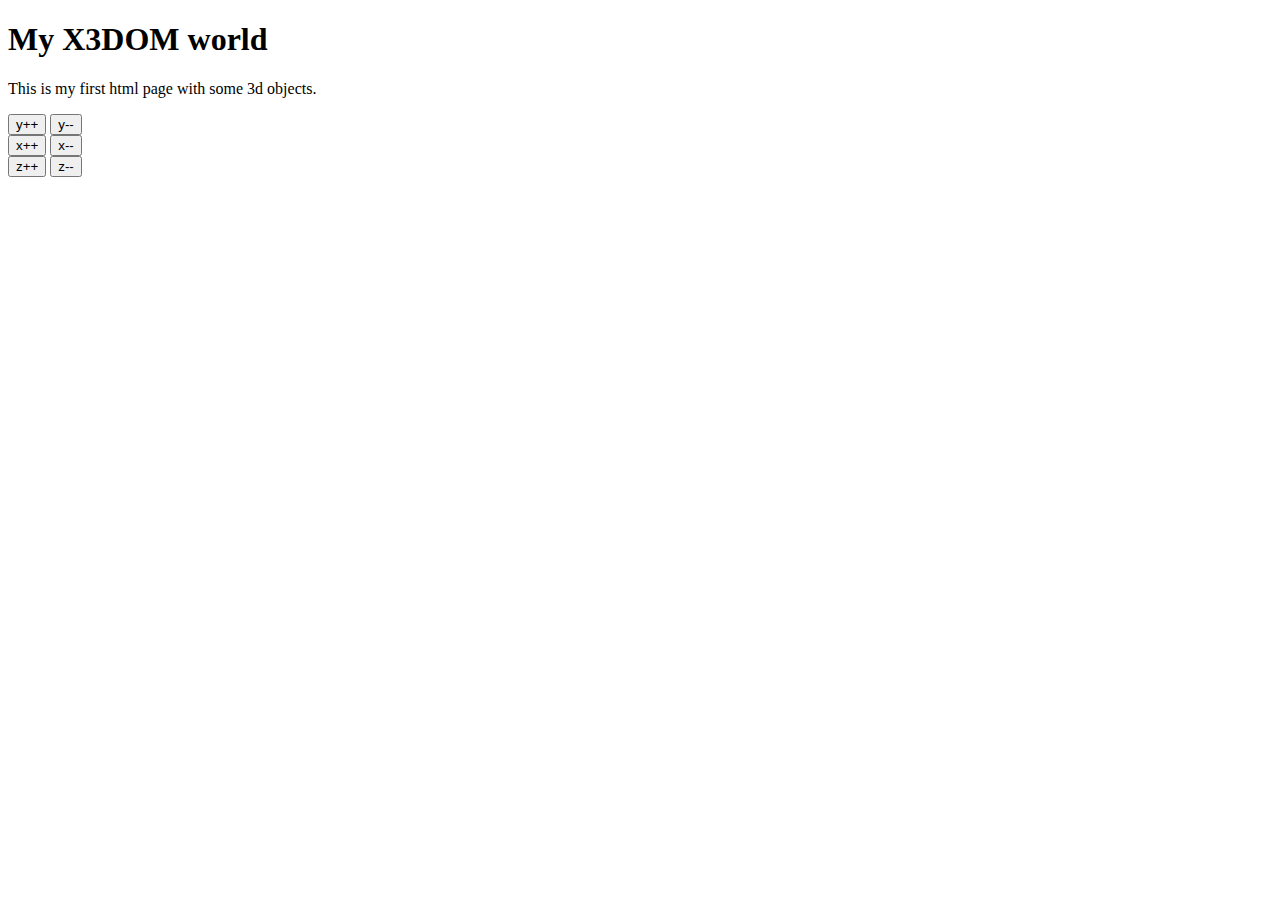
<file: x3dom/first.html>
<!DOCTYPE html PUBLIC "-//W3C//DTD XHTML 1.0 Strict//EN" "http://www.w3.org/TR/xhtml1/DTD/xhtml1-strict.dtd">
<html xmlns="http://www.w3.org/1999/xhtml">
  <head>
    <title>My first X3DOM page</title>
    <link rel="stylesheet" type="text/css"
          href="http://www.x3dom.org/download/x3dom.css">
    </link>
    <script type="text/javascript"
            src="http://www.x3dom.org/download/x3dom.js">
    </script>
    <script type="text/javascript">
      var inc = "u";
      var dec = "d";
      var x = 0;
      var y = 1;
      var z = 2;

      document.getElementById("body").onkeydown = function(event)
      {
        var key = String.fromCharCode(event.keyCode);
        if (key == "W") {
          alert("W!");
        }
      }

      function translateBall(dir, axis)
      {
        var ball = document.getElementById('ball');
        var currentTrans = ball.getAttribute('translation');
        var splits = currentTrans.split(" ");
        var theInt = parseInt(splits[axis]);
        if (dir == inc) {
          theInt += 1;
        }
        else
        {
          theInt -= 1;
        }
        splits[axis] = theInt.toString();

        ball.setAttribute('translation', splits.join(" "));
      }
    </script>
  </head>
  <body id="body">
    <h1>My X3DOM world</h1>
    <p>
      This is my first html page with some 3d objects.
    </p>
    <div>
      <div>
        <input type="button" value="y++" onclick="translateBall(inc, y)"/>
        <input type="button" value="y--" onclick="translateBall(dec, y)"/>
      </div>
      <div>
        <input type="button" value="x++" onclick="translateBall(inc, x)"/>
        <input type="button" value="x--" onclick="translateBall(dec, x)"/>
      </div>
      <div>
        <input type="button" value="z++" onclick="translateBall(inc, z)"/>
        <input type="button" value="z--" onclick="translateBall(dec, z)"/>
      </div>
    </div>


<X3D xmlns:xsd="http://www.w3.org/2001/XMLSchema-instance" xsd:noNamespaceSchemaLocation="http://www.web3d.org/specifications/x3d-3.0.xsd" version="3.0" profile="Immersive">
  <Scene>
    <Transform id='player' translation="-2 0 0">
      <Shape onclick="translateBall(dec)">
        <Appearance>
        <Material diffuseColor="1 2 3"></Material>
        </Appearance>
        <Cone></Cone>
      </Shape>
    </Transform>
    <Transform id='ball' translation="2 0 0">
      <Shape>
        <Appearance>
          <Material diffuseColor="5 2 1"></Material>
        </Appearance>
        <Sphere></Sphere>
      </Shape>
    </Transform>
    <TimeSensor id="clock_ball"></TimeSensor>
    <PositionInterpolator id="pi_ball" key="0 0.5 1" keyValue="2 0 0, 2 5 0, 2 0 0"></PositionInterpolator>
    <ROUTE fromNode="clock_ball" fromField="faction_changed" toNode="pi_ball" toField="set_fraction"></ROUTE>
    <ROUTE fromNode="pi_ball" fromField="value_changed" toNode="ball" toField="set_translation"></ROUTE>
  </Scene>
</X3D>


  </body>
</html>
</file>
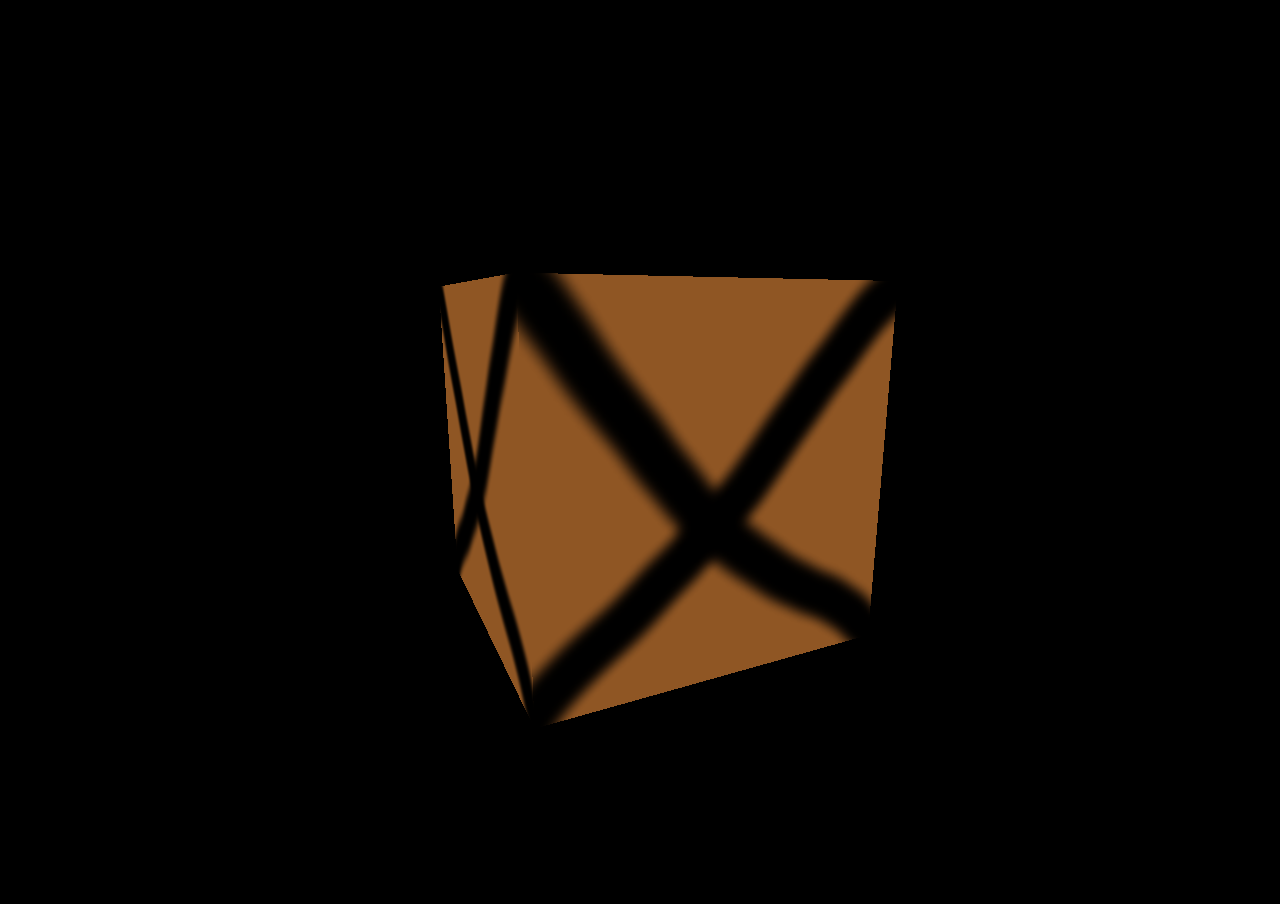
<file: source/three/examples/cube.html>
<!DOCTYPE html>
<html lang="en">
	<head>
		<title>three.js webgl - geometry - cube</title>
		<meta charset="utf-8">
		<style>
			body {
				margin: 0px;
				background-color: #000000;
				overflow: hidden;
			}
		</style>
	</head>
	<body>

		<script src="../../../lib/three/three.min.js"></script>

		<script>

			var camera, scene, renderer;
			var mesh;

			init();
			animate();

			function init() {

				renderer = new THREE.WebGLRenderer();
				renderer.setSize( window.innerWidth, window.innerHeight );
				document.body.appendChild( renderer.domElement );

				//

				camera = new THREE.PerspectiveCamera( 70, window.innerWidth / window.innerHeight, 1, 1000 );
				camera.position.z = 400;

				scene = new THREE.Scene();

				var geometry = new THREE.CubeGeometry( 200, 200, 200 );

				var texture = THREE.ImageUtils.loadTexture( 'crate.png' );
				texture.anisotropy = renderer.getMaxAnisotropy();

				var material = new THREE.MeshBasicMaterial( { map: texture } );

				mesh = new THREE.Mesh( geometry, material );
				scene.add( mesh );

				//

				window.addEventListener( 'resize', onWindowResize, false );

			}

			function onWindowResize() {

				camera.aspect = window.innerWidth / window.innerHeight;
				camera.updateProjectionMatrix();

				renderer.setSize( window.innerWidth, window.innerHeight );

			}

			function animate() {

				requestAnimationFrame( animate );

				mesh.rotation.x += 0.005;
				mesh.rotation.y += 0.01;

				renderer.render( scene, camera );

			}

		</script>

	</body>
</html>
</file>
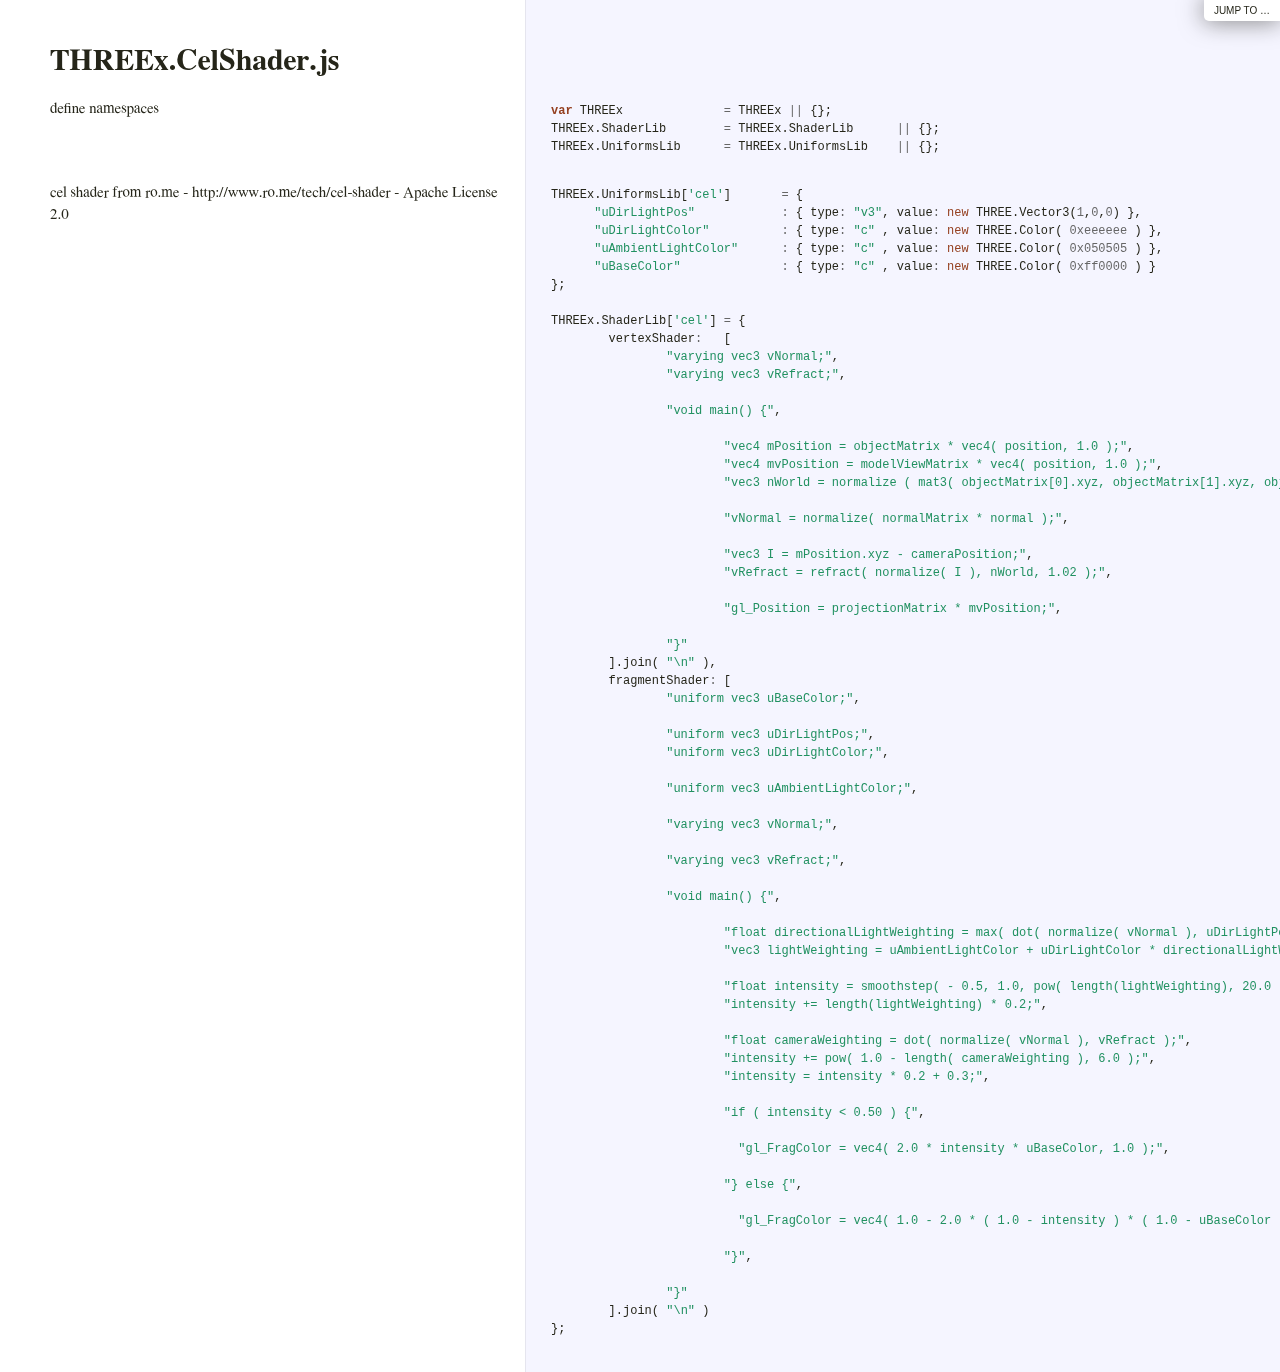
<file: lib/three/threex/docs/THREEx.CelShader.html>
<!DOCTYPE html>  <html> <head>   <title>THREEx.CelShader.js</title>   <meta http-equiv="content-type" content="text/html; charset=UTF-8">   <link rel="stylesheet" media="all" href="docco.css" /> </head> <body>   <div id="container">     <div id="background"></div>            <div id="jump_to">         Jump To &hellip;         <div id="jump_wrapper">           <div id="jump_page">                                           <a class="source" href="THREEx.CelShader.html">                 THREEx.CelShader.js               </a>                                           <a class="source" href="THREEx.DeviceOrientationState.html">                 THREEx.DeviceOrientationState.js               </a>                                           <a class="source" href="THREEx.FullScreen.html">                 THREEx.FullScreen.js               </a>                                           <a class="source" href="THREEx.GeometryUtils.html">                 THREEx.GeometryUtils.js               </a>                                           <a class="source" href="THREEx.GeometryWobble.html">                 THREEx.GeometryWobble.js               </a>                                           <a class="source" href="THREEx.KeyboardState.html">                 THREEx.KeyboardState.js               </a>                                           <a class="source" href="THREEx.LogoTurtle.html">                 THREEx.LogoTurtle.js               </a>                                           <a class="source" href="THREEx.PlasmaShader.html">                 THREEx.PlasmaShader.js               </a>                                           <a class="source" href="THREEx.SkyMap.html">                 THREEx.SkyMap.js               </a>                                           <a class="source" href="THREEx.WindowResize.html">                 THREEx.WindowResize.js               </a>                                           <a class="source" href="THREEx.glCapability.html">                 THREEx.glCapability.js               </a>                                           <a class="source" href="THREEx.requestAnimationFrame.html">                 THREEx.requestAnimationFrame.js               </a>                                           <a class="source" href="THREEx.screenshot.html">                 THREEx.screenshot.js               </a>                                           <a class="source" href="threex.embedded.html">                 threex.embedded.js               </a>                        </div>         </div>       </div>          <table cellpadding="0" cellspacing="0">       <thead>         <tr>           <th class="docs">             <h1>               THREEx.CelShader.js             </h1>           </th>           <th class="code">           </th>         </tr>       </thead>       <tbody>                               <tr id="section-1">             <td class="docs">               <div class="pilwrap">                 <a class="pilcrow" href="#section-1">&#182;</a>               </div>               <p>define namespaces</p>             </td>             <td class="code">               <div class="highlight"><pre><span class="kd">var</span> <span class="nx">THREEx</span>		<span class="o">=</span> <span class="nx">THREEx</span> <span class="o">||</span> <span class="p">{};</span>
<span class="nx">THREEx</span><span class="p">.</span><span class="nx">ShaderLib</span>	<span class="o">=</span> <span class="nx">THREEx</span><span class="p">.</span><span class="nx">ShaderLib</span>	<span class="o">||</span> <span class="p">{};</span>
<span class="nx">THREEx</span><span class="p">.</span><span class="nx">UniformsLib</span>	<span class="o">=</span> <span class="nx">THREEx</span><span class="p">.</span><span class="nx">UniformsLib</span>	<span class="o">||</span> <span class="p">{};</span></pre></div>             </td>           </tr>                               <tr id="section-2">             <td class="docs">               <div class="pilwrap">                 <a class="pilcrow" href="#section-2">&#182;</a>               </div>               <p>cel shader from ro.me - http://www.ro.me/tech/cel-shader - Apache License 2.0</p>             </td>             <td class="code">               <div class="highlight"><pre><span class="nx">THREEx</span><span class="p">.</span><span class="nx">UniformsLib</span><span class="p">[</span><span class="s1">&#39;cel&#39;</span><span class="p">]</span>	<span class="o">=</span> <span class="p">{</span>
      <span class="s2">&quot;uDirLightPos&quot;</span>		<span class="o">:</span> <span class="p">{</span> <span class="nx">type</span><span class="o">:</span> <span class="s2">&quot;v3&quot;</span><span class="p">,</span> <span class="nx">value</span><span class="o">:</span> <span class="k">new</span> <span class="nx">THREE</span><span class="p">.</span><span class="nx">Vector3</span><span class="p">(</span><span class="mi">1</span><span class="p">,</span><span class="mi">0</span><span class="p">,</span><span class="mi">0</span><span class="p">)</span> <span class="p">},</span>
      <span class="s2">&quot;uDirLightColor&quot;</span>		<span class="o">:</span> <span class="p">{</span> <span class="nx">type</span><span class="o">:</span> <span class="s2">&quot;c&quot;</span> <span class="p">,</span> <span class="nx">value</span><span class="o">:</span> <span class="k">new</span> <span class="nx">THREE</span><span class="p">.</span><span class="nx">Color</span><span class="p">(</span> <span class="mh">0xeeeeee</span> <span class="p">)</span> <span class="p">},</span>
      <span class="s2">&quot;uAmbientLightColor&quot;</span>	<span class="o">:</span> <span class="p">{</span> <span class="nx">type</span><span class="o">:</span> <span class="s2">&quot;c&quot;</span> <span class="p">,</span> <span class="nx">value</span><span class="o">:</span> <span class="k">new</span> <span class="nx">THREE</span><span class="p">.</span><span class="nx">Color</span><span class="p">(</span> <span class="mh">0x050505</span> <span class="p">)</span> <span class="p">},</span>
      <span class="s2">&quot;uBaseColor&quot;</span>		<span class="o">:</span> <span class="p">{</span> <span class="nx">type</span><span class="o">:</span> <span class="s2">&quot;c&quot;</span> <span class="p">,</span> <span class="nx">value</span><span class="o">:</span> <span class="k">new</span> <span class="nx">THREE</span><span class="p">.</span><span class="nx">Color</span><span class="p">(</span> <span class="mh">0xff0000</span> <span class="p">)</span> <span class="p">}</span>
<span class="p">};</span>

<span class="nx">THREEx</span><span class="p">.</span><span class="nx">ShaderLib</span><span class="p">[</span><span class="s1">&#39;cel&#39;</span><span class="p">]</span>	<span class="o">=</span> <span class="p">{</span>
	<span class="nx">vertexShader</span><span class="o">:</span>	<span class="p">[</span>
		<span class="s2">&quot;varying vec3 vNormal;&quot;</span><span class="p">,</span>
		<span class="s2">&quot;varying vec3 vRefract;&quot;</span><span class="p">,</span>
		
		<span class="s2">&quot;void main() {&quot;</span><span class="p">,</span>
		
			<span class="s2">&quot;vec4 mPosition = objectMatrix * vec4( position, 1.0 );&quot;</span><span class="p">,</span>
			<span class="s2">&quot;vec4 mvPosition = modelViewMatrix * vec4( position, 1.0 );&quot;</span><span class="p">,</span>
			<span class="s2">&quot;vec3 nWorld = normalize ( mat3( objectMatrix[0].xyz, objectMatrix[1].xyz, objectMatrix[2].xyz ) * normal );&quot;</span><span class="p">,</span>
		      
			<span class="s2">&quot;vNormal = normalize( normalMatrix * normal );&quot;</span><span class="p">,</span>
		      
			<span class="s2">&quot;vec3 I = mPosition.xyz - cameraPosition;&quot;</span><span class="p">,</span>
			<span class="s2">&quot;vRefract = refract( normalize( I ), nWorld, 1.02 );&quot;</span><span class="p">,</span>
		      
			<span class="s2">&quot;gl_Position = projectionMatrix * mvPosition;&quot;</span><span class="p">,</span>
		
		<span class="s2">&quot;}&quot;</span>		
	<span class="p">].</span><span class="nx">join</span><span class="p">(</span> <span class="s2">&quot;\n&quot;</span> <span class="p">),</span>
	<span class="nx">fragmentShader</span><span class="o">:</span> <span class="p">[</span>
		<span class="s2">&quot;uniform vec3 uBaseColor;&quot;</span><span class="p">,</span>
		
		<span class="s2">&quot;uniform vec3 uDirLightPos;&quot;</span><span class="p">,</span>
		<span class="s2">&quot;uniform vec3 uDirLightColor;&quot;</span><span class="p">,</span>
		
		<span class="s2">&quot;uniform vec3 uAmbientLightColor;&quot;</span><span class="p">,</span>
		
		<span class="s2">&quot;varying vec3 vNormal;&quot;</span><span class="p">,</span>
		
		<span class="s2">&quot;varying vec3 vRefract;&quot;</span><span class="p">,</span>
		
		<span class="s2">&quot;void main() {&quot;</span><span class="p">,</span>
		
			<span class="s2">&quot;float directionalLightWeighting = max( dot( normalize( vNormal ), uDirLightPos ), 0.0);&quot;</span><span class="p">,</span>
			<span class="s2">&quot;vec3 lightWeighting = uAmbientLightColor + uDirLightColor * directionalLightWeighting;&quot;</span><span class="p">,</span>
		      
			<span class="s2">&quot;float intensity = smoothstep( - 0.5, 1.0, pow( length(lightWeighting), 20.0 ) );&quot;</span><span class="p">,</span>
			<span class="s2">&quot;intensity += length(lightWeighting) * 0.2;&quot;</span><span class="p">,</span>
		      
			<span class="s2">&quot;float cameraWeighting = dot( normalize( vNormal ), vRefract );&quot;</span><span class="p">,</span>
			<span class="s2">&quot;intensity += pow( 1.0 - length( cameraWeighting ), 6.0 );&quot;</span><span class="p">,</span>
			<span class="s2">&quot;intensity = intensity * 0.2 + 0.3;&quot;</span><span class="p">,</span>
		      
			<span class="s2">&quot;if ( intensity &lt; 0.50 ) {&quot;</span><span class="p">,</span>
		      
			  <span class="s2">&quot;gl_FragColor = vec4( 2.0 * intensity * uBaseColor, 1.0 );&quot;</span><span class="p">,</span>
		      
			<span class="s2">&quot;} else {&quot;</span><span class="p">,</span>
		      
			  <span class="s2">&quot;gl_FragColor = vec4( 1.0 - 2.0 * ( 1.0 - intensity ) * ( 1.0 - uBaseColor ), 1.0 );&quot;</span><span class="p">,</span>
		      
			<span class="s2">&quot;}&quot;</span><span class="p">,</span>
		
		<span class="s2">&quot;}&quot;</span>		
	<span class="p">].</span><span class="nx">join</span><span class="p">(</span> <span class="s2">&quot;\n&quot;</span> <span class="p">)</span>
<span class="p">};</span>

</pre></div>             </td>           </tr>                </tbody>     </table>   </div> </body> </html>
</file>
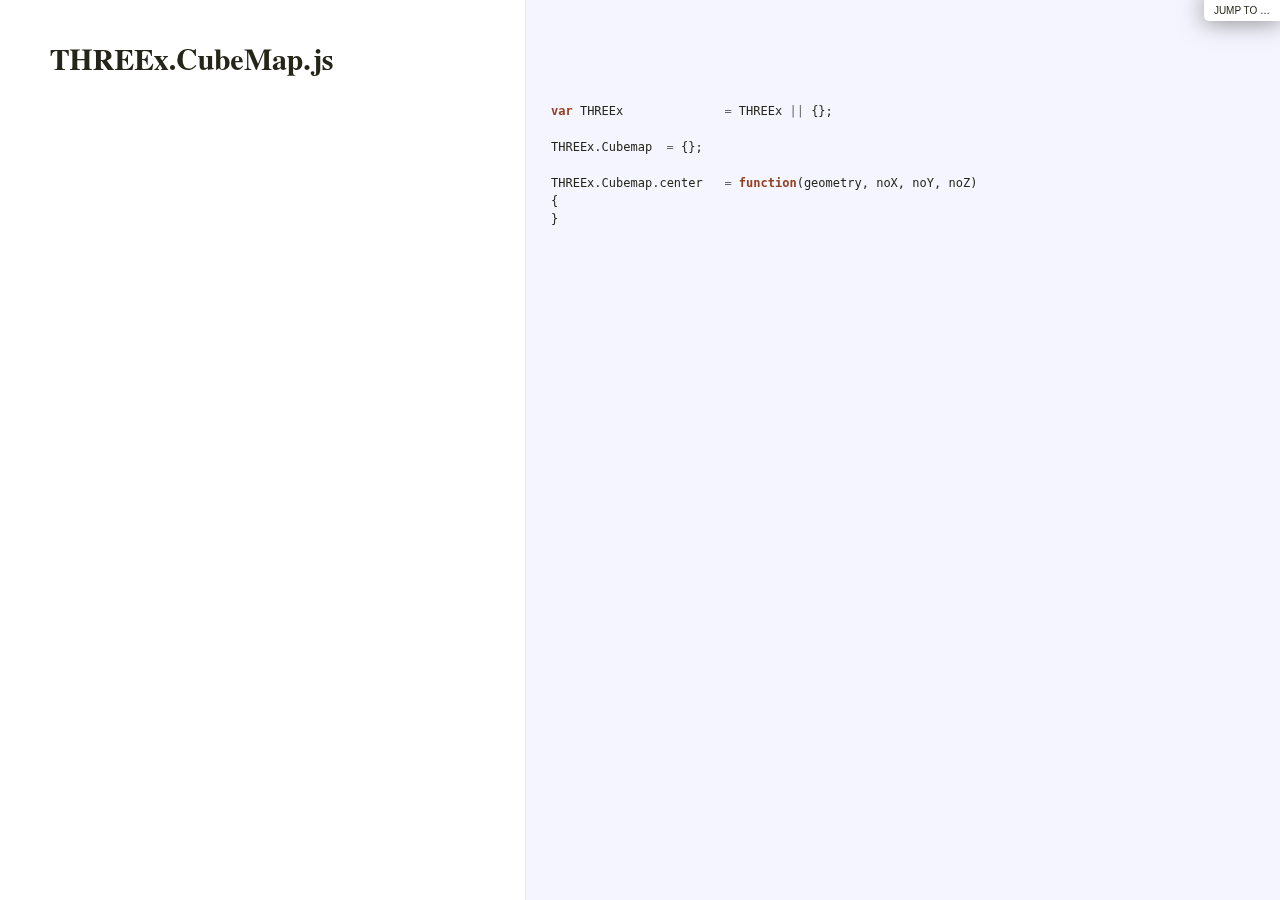
<file: lib/three/threex/docs/THREEx.CubeMap.html>
<!DOCTYPE html>  <html> <head>   <title>THREEx.CubeMap.js</title>   <meta http-equiv="content-type" content="text/html; charset=UTF-8">   <link rel="stylesheet" media="all" href="docco.css" /> </head> <body>   <div id="container">     <div id="background"></div>            <div id="jump_to">         Jump To &hellip;         <div id="jump_wrapper">           <div id="jump_page">                                           <a class="source" href="THREEx.CelShader.html">                 THREEx.CelShader.js               </a>                                           <a class="source" href="THREEx.CubeMap.html">                 THREEx.CubeMap.js               </a>                                           <a class="source" href="THREEx.GeometryUtils.html">                 THREEx.GeometryUtils.js               </a>                                           <a class="source" href="THREEx.GeometryWobble.html">                 THREEx.GeometryWobble.js               </a>                                           <a class="source" href="THREEx.KeyboardState.html">                 THREEx.KeyboardState.js               </a>                                           <a class="source" href="THREEx.LogoTurtle.html">                 THREEx.LogoTurtle.js               </a>                                           <a class="source" href="THREEx.PlasmaShader.html">                 THREEx.PlasmaShader.js               </a>                                           <a class="source" href="THREEx.WindowResize.html">                 THREEx.WindowResize.js               </a>                                           <a class="source" href="THREEx.glCapability.html">                 THREEx.glCapability.js               </a>                                           <a class="source" href="THREEx.requestAnimationFrame.html">                 THREEx.requestAnimationFrame.js               </a>                                           <a class="source" href="THREEx.screenshot.html">                 THREEx.screenshot.js               </a>                        </div>         </div>       </div>          <table cellpadding="0" cellspacing="0">       <thead>         <tr>           <th class="docs">             <h1>               THREEx.CubeMap.js             </h1>           </th>           <th class="code">           </th>         </tr>       </thead>       <tbody>                               <tr id="section-1">             <td class="docs">               <div class="pilwrap">                 <a class="pilcrow" href="#section-1">&#182;</a>               </div>                            </td>             <td class="code">               <div class="highlight"><pre><span class="kd">var</span> <span class="nx">THREEx</span>		<span class="o">=</span> <span class="nx">THREEx</span> <span class="o">||</span> <span class="p">{};</span>

<span class="nx">THREEx</span><span class="p">.</span><span class="nx">Cubemap</span>	<span class="o">=</span> <span class="p">{};</span>

<span class="nx">THREEx</span><span class="p">.</span><span class="nx">Cubemap</span><span class="p">.</span><span class="nx">center</span>	<span class="o">=</span> <span class="kd">function</span><span class="p">(</span><span class="nx">geometry</span><span class="p">,</span> <span class="nx">noX</span><span class="p">,</span> <span class="nx">noY</span><span class="p">,</span> <span class="nx">noZ</span><span class="p">)</span>
<span class="p">{</span>
<span class="p">}</span>

</pre></div>             </td>           </tr>                </tbody>     </table>   </div> </body> </html>
</file>
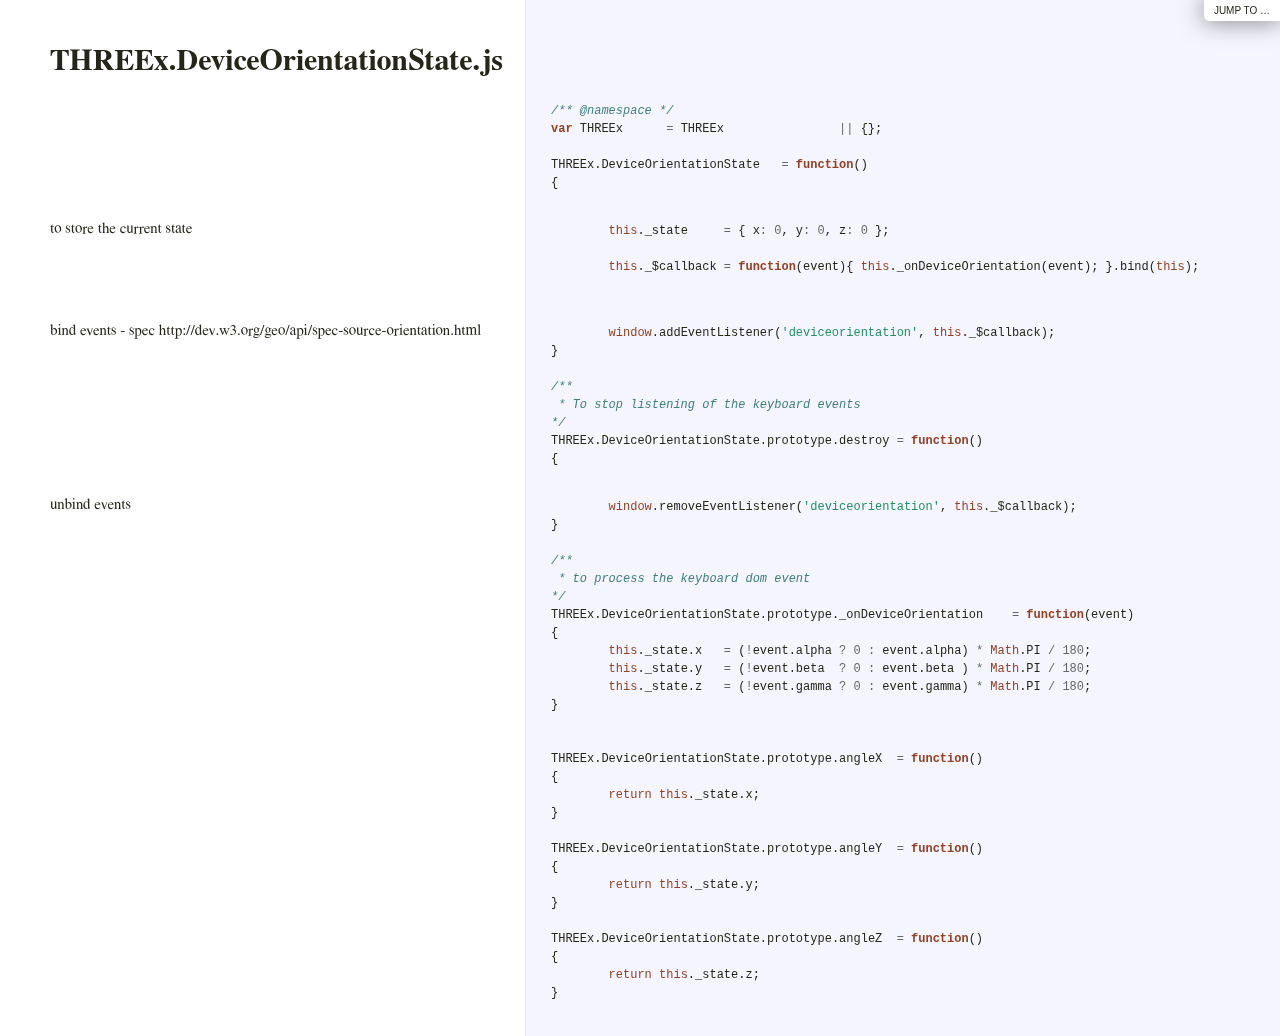
<file: lib/three/threex/docs/THREEx.DeviceOrientationState.html>
<!DOCTYPE html>  <html> <head>   <title>THREEx.DeviceOrientationState.js</title>   <meta http-equiv="content-type" content="text/html; charset=UTF-8">   <link rel="stylesheet" media="all" href="docco.css" /> </head> <body>   <div id="container">     <div id="background"></div>            <div id="jump_to">         Jump To &hellip;         <div id="jump_wrapper">           <div id="jump_page">                                           <a class="source" href="THREEx.CelShader.html">                 THREEx.CelShader.js               </a>                                           <a class="source" href="THREEx.DeviceOrientationState.html">                 THREEx.DeviceOrientationState.js               </a>                                           <a class="source" href="THREEx.FullScreen.html">                 THREEx.FullScreen.js               </a>                                           <a class="source" href="THREEx.GeometryUtils.html">                 THREEx.GeometryUtils.js               </a>                                           <a class="source" href="THREEx.GeometryWobble.html">                 THREEx.GeometryWobble.js               </a>                                           <a class="source" href="THREEx.KeyboardState.html">                 THREEx.KeyboardState.js               </a>                                           <a class="source" href="THREEx.LogoTurtle.html">                 THREEx.LogoTurtle.js               </a>                                           <a class="source" href="THREEx.PlasmaShader.html">                 THREEx.PlasmaShader.js               </a>                                           <a class="source" href="THREEx.SkyMap.html">                 THREEx.SkyMap.js               </a>                                           <a class="source" href="THREEx.WindowResize.html">                 THREEx.WindowResize.js               </a>                                           <a class="source" href="THREEx.glCapability.html">                 THREEx.glCapability.js               </a>                                           <a class="source" href="THREEx.requestAnimationFrame.html">                 THREEx.requestAnimationFrame.js               </a>                                           <a class="source" href="THREEx.screenshot.html">                 THREEx.screenshot.js               </a>                                           <a class="source" href="threex.embedded.html">                 threex.embedded.js               </a>                        </div>         </div>       </div>          <table cellpadding="0" cellspacing="0">       <thead>         <tr>           <th class="docs">             <h1>               THREEx.DeviceOrientationState.js             </h1>           </th>           <th class="code">           </th>         </tr>       </thead>       <tbody>                               <tr id="section-1">             <td class="docs">               <div class="pilwrap">                 <a class="pilcrow" href="#section-1">&#182;</a>               </div>                            </td>             <td class="code">               <div class="highlight"><pre><span class="cm">/** @namespace */</span>
<span class="kd">var</span> <span class="nx">THREEx</span>	<span class="o">=</span> <span class="nx">THREEx</span> 		<span class="o">||</span> <span class="p">{};</span>

<span class="nx">THREEx</span><span class="p">.</span><span class="nx">DeviceOrientationState</span>	<span class="o">=</span> <span class="kd">function</span><span class="p">()</span>
<span class="p">{</span></pre></div>             </td>           </tr>                               <tr id="section-2">             <td class="docs">               <div class="pilwrap">                 <a class="pilcrow" href="#section-2">&#182;</a>               </div>               <p>to store the current state</p>             </td>             <td class="code">               <div class="highlight"><pre>	<span class="k">this</span><span class="p">.</span><span class="nx">_state</span>	<span class="o">=</span> <span class="p">{</span> <span class="nx">x</span><span class="o">:</span> <span class="mi">0</span><span class="p">,</span> <span class="nx">y</span><span class="o">:</span> <span class="mi">0</span><span class="p">,</span> <span class="nx">z</span><span class="o">:</span> <span class="mi">0</span> <span class="p">};</span>

	<span class="k">this</span><span class="p">.</span><span class="nx">_$callback</span>	<span class="o">=</span> <span class="kd">function</span><span class="p">(</span><span class="nx">event</span><span class="p">){</span> <span class="k">this</span><span class="p">.</span><span class="nx">_onDeviceOrientation</span><span class="p">(</span><span class="nx">event</span><span class="p">);</span> <span class="p">}.</span><span class="nx">bind</span><span class="p">(</span><span class="k">this</span><span class="p">);</span>
	</pre></div>             </td>           </tr>                               <tr id="section-3">             <td class="docs">               <div class="pilwrap">                 <a class="pilcrow" href="#section-3">&#182;</a>               </div>               <p>bind events
- spec http://dev.w3.org/geo/api/spec-source-orientation.html</p>             </td>             <td class="code">               <div class="highlight"><pre>	<span class="nb">window</span><span class="p">.</span><span class="nx">addEventListener</span><span class="p">(</span><span class="s1">&#39;deviceorientation&#39;</span><span class="p">,</span> <span class="k">this</span><span class="p">.</span><span class="nx">_$callback</span><span class="p">);</span>
<span class="p">}</span>

<span class="cm">/**</span>
<span class="cm"> * To stop listening of the keyboard events</span>
<span class="cm">*/</span>
<span class="nx">THREEx</span><span class="p">.</span><span class="nx">DeviceOrientationState</span><span class="p">.</span><span class="nx">prototype</span><span class="p">.</span><span class="nx">destroy</span>	<span class="o">=</span> <span class="kd">function</span><span class="p">()</span>
<span class="p">{</span></pre></div>             </td>           </tr>                               <tr id="section-4">             <td class="docs">               <div class="pilwrap">                 <a class="pilcrow" href="#section-4">&#182;</a>               </div>               <p>unbind events</p>             </td>             <td class="code">               <div class="highlight"><pre>	<span class="nb">window</span><span class="p">.</span><span class="nx">removeEventListener</span><span class="p">(</span><span class="s1">&#39;deviceorientation&#39;</span><span class="p">,</span> <span class="k">this</span><span class="p">.</span><span class="nx">_$callback</span><span class="p">);</span>
<span class="p">}</span>

<span class="cm">/**</span>
<span class="cm"> * to process the keyboard dom event</span>
<span class="cm">*/</span>
<span class="nx">THREEx</span><span class="p">.</span><span class="nx">DeviceOrientationState</span><span class="p">.</span><span class="nx">prototype</span><span class="p">.</span><span class="nx">_onDeviceOrientation</span>	<span class="o">=</span> <span class="kd">function</span><span class="p">(</span><span class="nx">event</span><span class="p">)</span>
<span class="p">{</span>
	<span class="k">this</span><span class="p">.</span><span class="nx">_state</span><span class="p">.</span><span class="nx">x</span>	<span class="o">=</span> <span class="p">(</span><span class="o">!</span><span class="nx">event</span><span class="p">.</span><span class="nx">alpha</span> <span class="o">?</span> <span class="mi">0</span> <span class="o">:</span> <span class="nx">event</span><span class="p">.</span><span class="nx">alpha</span><span class="p">)</span> <span class="o">*</span> <span class="nb">Math</span><span class="p">.</span><span class="nx">PI</span> <span class="o">/</span> <span class="mi">180</span><span class="p">;</span>
	<span class="k">this</span><span class="p">.</span><span class="nx">_state</span><span class="p">.</span><span class="nx">y</span>	<span class="o">=</span> <span class="p">(</span><span class="o">!</span><span class="nx">event</span><span class="p">.</span><span class="nx">beta</span>  <span class="o">?</span> <span class="mi">0</span> <span class="o">:</span> <span class="nx">event</span><span class="p">.</span><span class="nx">beta</span> <span class="p">)</span> <span class="o">*</span> <span class="nb">Math</span><span class="p">.</span><span class="nx">PI</span> <span class="o">/</span> <span class="mi">180</span><span class="p">;</span>
	<span class="k">this</span><span class="p">.</span><span class="nx">_state</span><span class="p">.</span><span class="nx">z</span>	<span class="o">=</span> <span class="p">(</span><span class="o">!</span><span class="nx">event</span><span class="p">.</span><span class="nx">gamma</span> <span class="o">?</span> <span class="mi">0</span> <span class="o">:</span> <span class="nx">event</span><span class="p">.</span><span class="nx">gamma</span><span class="p">)</span> <span class="o">*</span> <span class="nb">Math</span><span class="p">.</span><span class="nx">PI</span> <span class="o">/</span> <span class="mi">180</span><span class="p">;</span>
<span class="p">}</span>


<span class="nx">THREEx</span><span class="p">.</span><span class="nx">DeviceOrientationState</span><span class="p">.</span><span class="nx">prototype</span><span class="p">.</span><span class="nx">angleX</span>	<span class="o">=</span> <span class="kd">function</span><span class="p">()</span>
<span class="p">{</span>
	<span class="k">return</span> <span class="k">this</span><span class="p">.</span><span class="nx">_state</span><span class="p">.</span><span class="nx">x</span><span class="p">;</span>
<span class="p">}</span>

<span class="nx">THREEx</span><span class="p">.</span><span class="nx">DeviceOrientationState</span><span class="p">.</span><span class="nx">prototype</span><span class="p">.</span><span class="nx">angleY</span>	<span class="o">=</span> <span class="kd">function</span><span class="p">()</span>
<span class="p">{</span>
	<span class="k">return</span> <span class="k">this</span><span class="p">.</span><span class="nx">_state</span><span class="p">.</span><span class="nx">y</span><span class="p">;</span>
<span class="p">}</span>

<span class="nx">THREEx</span><span class="p">.</span><span class="nx">DeviceOrientationState</span><span class="p">.</span><span class="nx">prototype</span><span class="p">.</span><span class="nx">angleZ</span>	<span class="o">=</span> <span class="kd">function</span><span class="p">()</span>
<span class="p">{</span>
	<span class="k">return</span> <span class="k">this</span><span class="p">.</span><span class="nx">_state</span><span class="p">.</span><span class="nx">z</span><span class="p">;</span>
<span class="p">}</span>

</pre></div>             </td>           </tr>                </tbody>     </table>   </div> </body> </html>
</file>
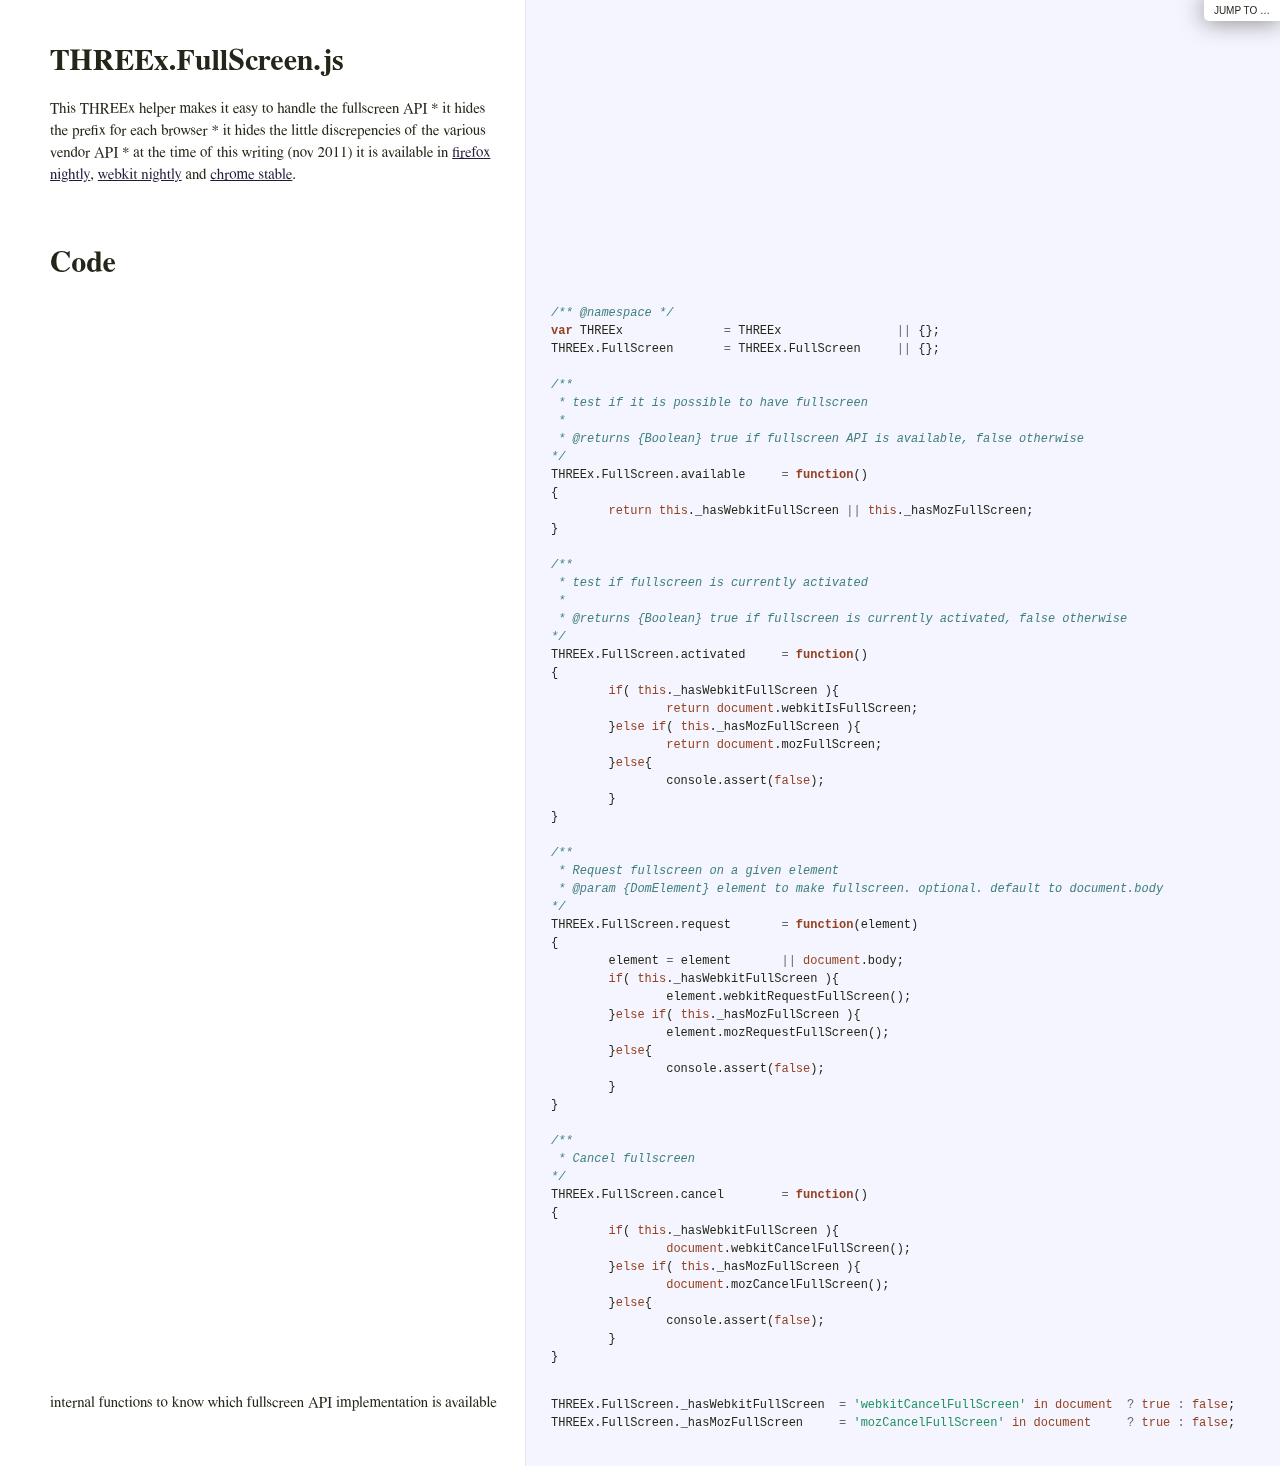
<file: lib/three/threex/docs/THREEx.FullScreen.html>
<!DOCTYPE html>  <html> <head>   <title>THREEx.FullScreen.js</title>   <meta http-equiv="content-type" content="text/html; charset=UTF-8">   <link rel="stylesheet" media="all" href="docco.css" /> </head> <body>   <div id="container">     <div id="background"></div>            <div id="jump_to">         Jump To &hellip;         <div id="jump_wrapper">           <div id="jump_page">                                           <a class="source" href="THREEx.CelShader.html">                 THREEx.CelShader.js               </a>                                           <a class="source" href="THREEx.DeviceOrientationState.html">                 THREEx.DeviceOrientationState.js               </a>                                           <a class="source" href="THREEx.FullScreen.html">                 THREEx.FullScreen.js               </a>                                           <a class="source" href="THREEx.GeometryUtils.html">                 THREEx.GeometryUtils.js               </a>                                           <a class="source" href="THREEx.GeometryWobble.html">                 THREEx.GeometryWobble.js               </a>                                           <a class="source" href="THREEx.KeyboardState.html">                 THREEx.KeyboardState.js               </a>                                           <a class="source" href="THREEx.LogoTurtle.html">                 THREEx.LogoTurtle.js               </a>                                           <a class="source" href="THREEx.PlasmaShader.html">                 THREEx.PlasmaShader.js               </a>                                           <a class="source" href="THREEx.SkyMap.html">                 THREEx.SkyMap.js               </a>                                           <a class="source" href="THREEx.WindowResize.html">                 THREEx.WindowResize.js               </a>                                           <a class="source" href="THREEx.glCapability.html">                 THREEx.glCapability.js               </a>                                           <a class="source" href="THREEx.requestAnimationFrame.html">                 THREEx.requestAnimationFrame.js               </a>                                           <a class="source" href="THREEx.screenshot.html">                 THREEx.screenshot.js               </a>                                           <a class="source" href="threex.embedded.html">                 threex.embedded.js               </a>                        </div>         </div>       </div>          <table cellpadding="0" cellspacing="0">       <thead>         <tr>           <th class="docs">             <h1>               THREEx.FullScreen.js             </h1>           </th>           <th class="code">           </th>         </tr>       </thead>       <tbody>                               <tr id="section-1">             <td class="docs">               <div class="pilwrap">                 <a class="pilcrow" href="#section-1">&#182;</a>               </div>               <p>This THREEx helper makes it easy to handle the fullscreen API
* it hides the prefix for each browser
* it hides the little discrepencies of the various vendor API
* at the time of this writing (nov 2011) it is available in 
  <a href="http://blog.pearce.org.nz/2011/11/firefoxs-html-full-screen-api-enabled.html">firefox nightly</a>,
  <a href="http://peter.sh/2011/01/javascript-full-screen-api-navigation-timing-and-repeating-css-gradients/">webkit nightly</a> and
  <a href="http://updates.html5rocks.com/2011/10/Let-Your-Content-Do-the-Talking-Fullscreen-API">chrome stable</a>.</p>             </td>             <td class="code">               <div class="highlight"><pre></pre></div>             </td>           </tr>                               <tr id="section-2">             <td class="docs">               <div class="pilwrap">                 <a class="pilcrow" href="#section-2">&#182;</a>               </div>               <h1>Code</h1>             </td>             <td class="code">               <div class="highlight"><pre></pre></div>             </td>           </tr>                               <tr id="section-3">             <td class="docs">               <div class="pilwrap">                 <a class="pilcrow" href="#section-3">&#182;</a>               </div>                            </td>             <td class="code">               <div class="highlight"><pre><span class="cm">/** @namespace */</span>
<span class="kd">var</span> <span class="nx">THREEx</span>		<span class="o">=</span> <span class="nx">THREEx</span> 		<span class="o">||</span> <span class="p">{};</span>
<span class="nx">THREEx</span><span class="p">.</span><span class="nx">FullScreen</span>	<span class="o">=</span> <span class="nx">THREEx</span><span class="p">.</span><span class="nx">FullScreen</span>	<span class="o">||</span> <span class="p">{};</span>

<span class="cm">/**</span>
<span class="cm"> * test if it is possible to have fullscreen</span>
<span class="cm"> * </span>
<span class="cm"> * @returns {Boolean} true if fullscreen API is available, false otherwise</span>
<span class="cm">*/</span>
<span class="nx">THREEx</span><span class="p">.</span><span class="nx">FullScreen</span><span class="p">.</span><span class="nx">available</span>	<span class="o">=</span> <span class="kd">function</span><span class="p">()</span>
<span class="p">{</span>
	<span class="k">return</span> <span class="k">this</span><span class="p">.</span><span class="nx">_hasWebkitFullScreen</span> <span class="o">||</span> <span class="k">this</span><span class="p">.</span><span class="nx">_hasMozFullScreen</span><span class="p">;</span>
<span class="p">}</span>

<span class="cm">/**</span>
<span class="cm"> * test if fullscreen is currently activated</span>
<span class="cm"> * </span>
<span class="cm"> * @returns {Boolean} true if fullscreen is currently activated, false otherwise</span>
<span class="cm">*/</span>
<span class="nx">THREEx</span><span class="p">.</span><span class="nx">FullScreen</span><span class="p">.</span><span class="nx">activated</span>	<span class="o">=</span> <span class="kd">function</span><span class="p">()</span>
<span class="p">{</span>
	<span class="k">if</span><span class="p">(</span> <span class="k">this</span><span class="p">.</span><span class="nx">_hasWebkitFullScreen</span> <span class="p">){</span>
		<span class="k">return</span> <span class="nb">document</span><span class="p">.</span><span class="nx">webkitIsFullScreen</span><span class="p">;</span>
	<span class="p">}</span><span class="k">else</span> <span class="k">if</span><span class="p">(</span> <span class="k">this</span><span class="p">.</span><span class="nx">_hasMozFullScreen</span> <span class="p">){</span>
		<span class="k">return</span> <span class="nb">document</span><span class="p">.</span><span class="nx">mozFullScreen</span><span class="p">;</span>
	<span class="p">}</span><span class="k">else</span><span class="p">{</span>
		<span class="nx">console</span><span class="p">.</span><span class="nx">assert</span><span class="p">(</span><span class="kc">false</span><span class="p">);</span>
	<span class="p">}</span>
<span class="p">}</span>

<span class="cm">/**</span>
<span class="cm"> * Request fullscreen on a given element</span>
<span class="cm"> * @param {DomElement} element to make fullscreen. optional. default to document.body</span>
<span class="cm">*/</span>
<span class="nx">THREEx</span><span class="p">.</span><span class="nx">FullScreen</span><span class="p">.</span><span class="nx">request</span>	<span class="o">=</span> <span class="kd">function</span><span class="p">(</span><span class="nx">element</span><span class="p">)</span>
<span class="p">{</span>
	<span class="nx">element</span>	<span class="o">=</span> <span class="nx">element</span>	<span class="o">||</span> <span class="nb">document</span><span class="p">.</span><span class="nx">body</span><span class="p">;</span>
	<span class="k">if</span><span class="p">(</span> <span class="k">this</span><span class="p">.</span><span class="nx">_hasWebkitFullScreen</span> <span class="p">){</span>
		<span class="nx">element</span><span class="p">.</span><span class="nx">webkitRequestFullScreen</span><span class="p">();</span>
	<span class="p">}</span><span class="k">else</span> <span class="k">if</span><span class="p">(</span> <span class="k">this</span><span class="p">.</span><span class="nx">_hasMozFullScreen</span> <span class="p">){</span>
		<span class="nx">element</span><span class="p">.</span><span class="nx">mozRequestFullScreen</span><span class="p">();</span>
	<span class="p">}</span><span class="k">else</span><span class="p">{</span>
		<span class="nx">console</span><span class="p">.</span><span class="nx">assert</span><span class="p">(</span><span class="kc">false</span><span class="p">);</span>
	<span class="p">}</span>
<span class="p">}</span>

<span class="cm">/**</span>
<span class="cm"> * Cancel fullscreen</span>
<span class="cm">*/</span>
<span class="nx">THREEx</span><span class="p">.</span><span class="nx">FullScreen</span><span class="p">.</span><span class="nx">cancel</span>	<span class="o">=</span> <span class="kd">function</span><span class="p">()</span>
<span class="p">{</span>
	<span class="k">if</span><span class="p">(</span> <span class="k">this</span><span class="p">.</span><span class="nx">_hasWebkitFullScreen</span> <span class="p">){</span>
		<span class="nb">document</span><span class="p">.</span><span class="nx">webkitCancelFullScreen</span><span class="p">();</span>
	<span class="p">}</span><span class="k">else</span> <span class="k">if</span><span class="p">(</span> <span class="k">this</span><span class="p">.</span><span class="nx">_hasMozFullScreen</span> <span class="p">){</span>
		<span class="nb">document</span><span class="p">.</span><span class="nx">mozCancelFullScreen</span><span class="p">();</span>
	<span class="p">}</span><span class="k">else</span><span class="p">{</span>
		<span class="nx">console</span><span class="p">.</span><span class="nx">assert</span><span class="p">(</span><span class="kc">false</span><span class="p">);</span>
	<span class="p">}</span>
<span class="p">}</span></pre></div>             </td>           </tr>                               <tr id="section-4">             <td class="docs">               <div class="pilwrap">                 <a class="pilcrow" href="#section-4">&#182;</a>               </div>               <p>internal functions to know which fullscreen API implementation is available</p>             </td>             <td class="code">               <div class="highlight"><pre><span class="nx">THREEx</span><span class="p">.</span><span class="nx">FullScreen</span><span class="p">.</span><span class="nx">_hasWebkitFullScreen</span>	<span class="o">=</span> <span class="s1">&#39;webkitCancelFullScreen&#39;</span> <span class="k">in</span> <span class="nb">document</span>	<span class="o">?</span> <span class="kc">true</span> <span class="o">:</span> <span class="kc">false</span><span class="p">;</span>	
<span class="nx">THREEx</span><span class="p">.</span><span class="nx">FullScreen</span><span class="p">.</span><span class="nx">_hasMozFullScreen</span>	<span class="o">=</span> <span class="s1">&#39;mozCancelFullScreen&#39;</span> <span class="k">in</span> <span class="nb">document</span>	<span class="o">?</span> <span class="kc">true</span> <span class="o">:</span> <span class="kc">false</span><span class="p">;</span>	

</pre></div>             </td>           </tr>                </tbody>     </table>   </div> </body> </html>
</file>
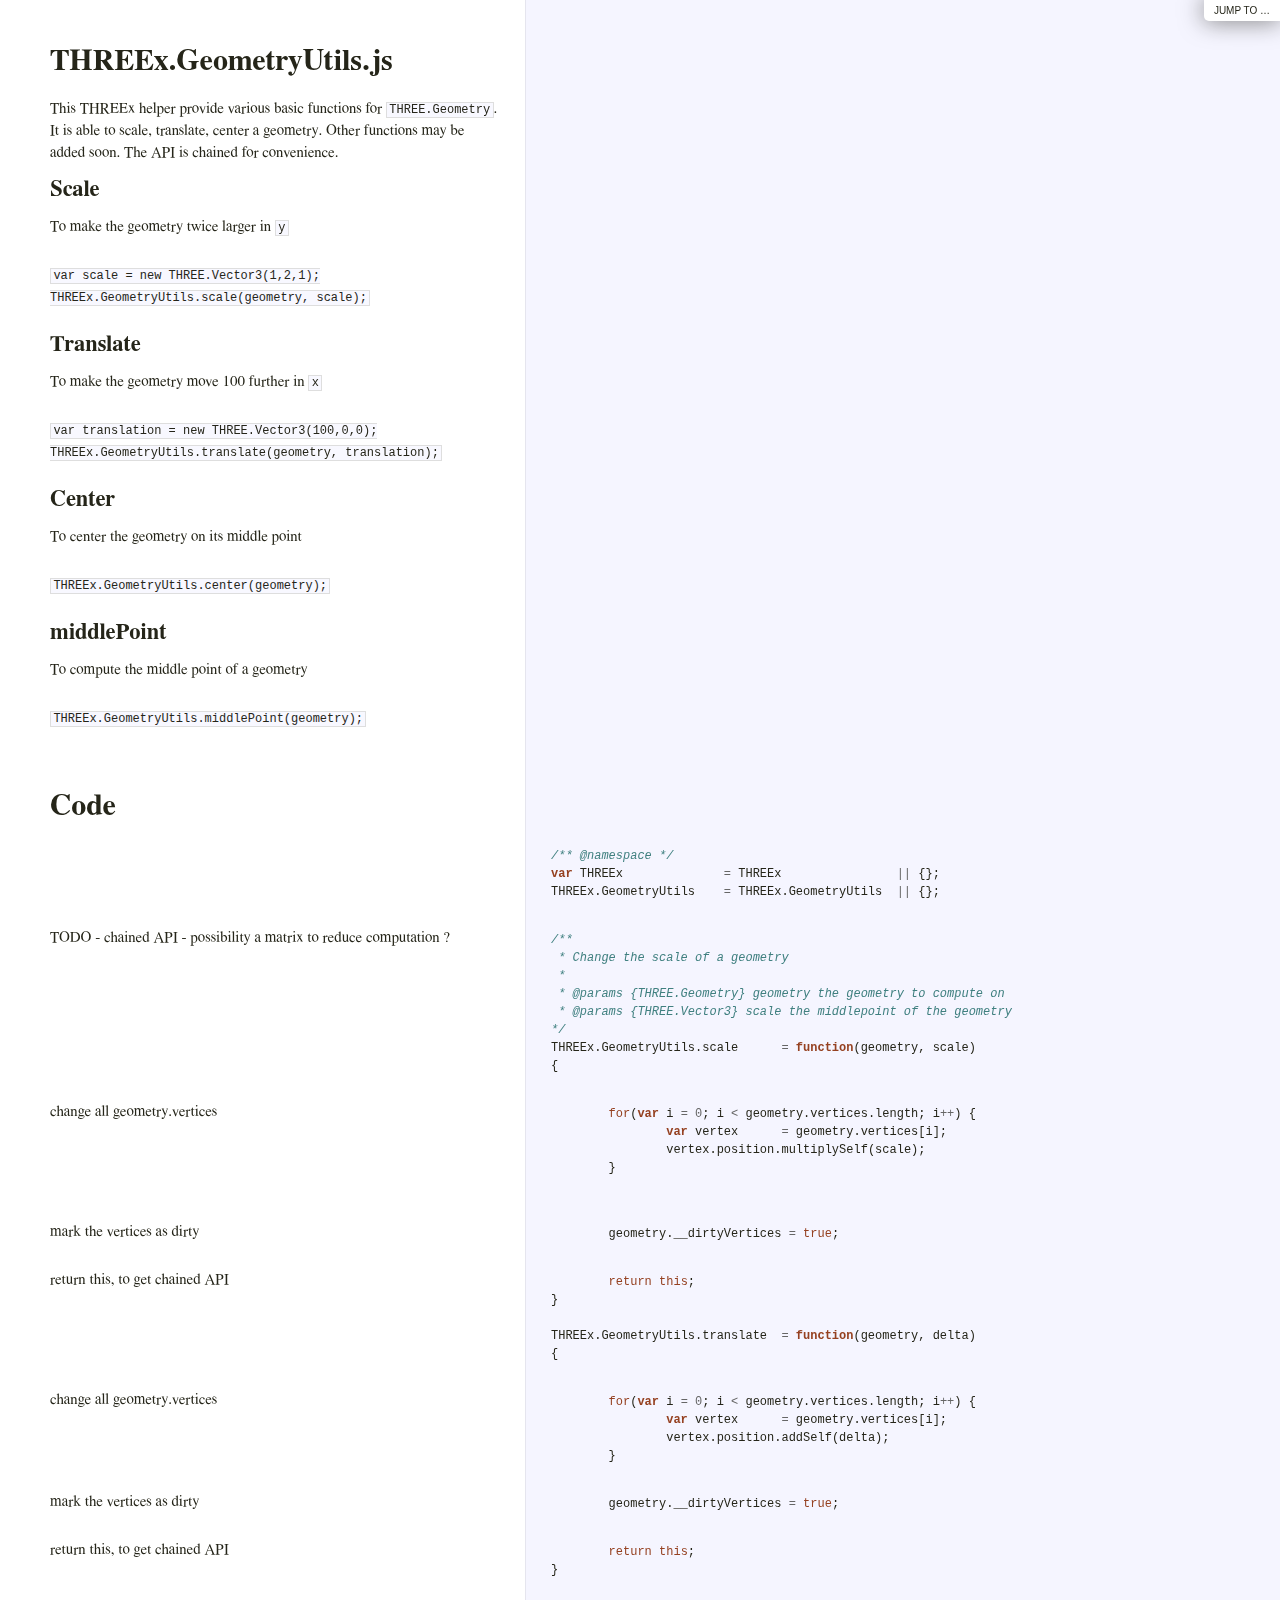
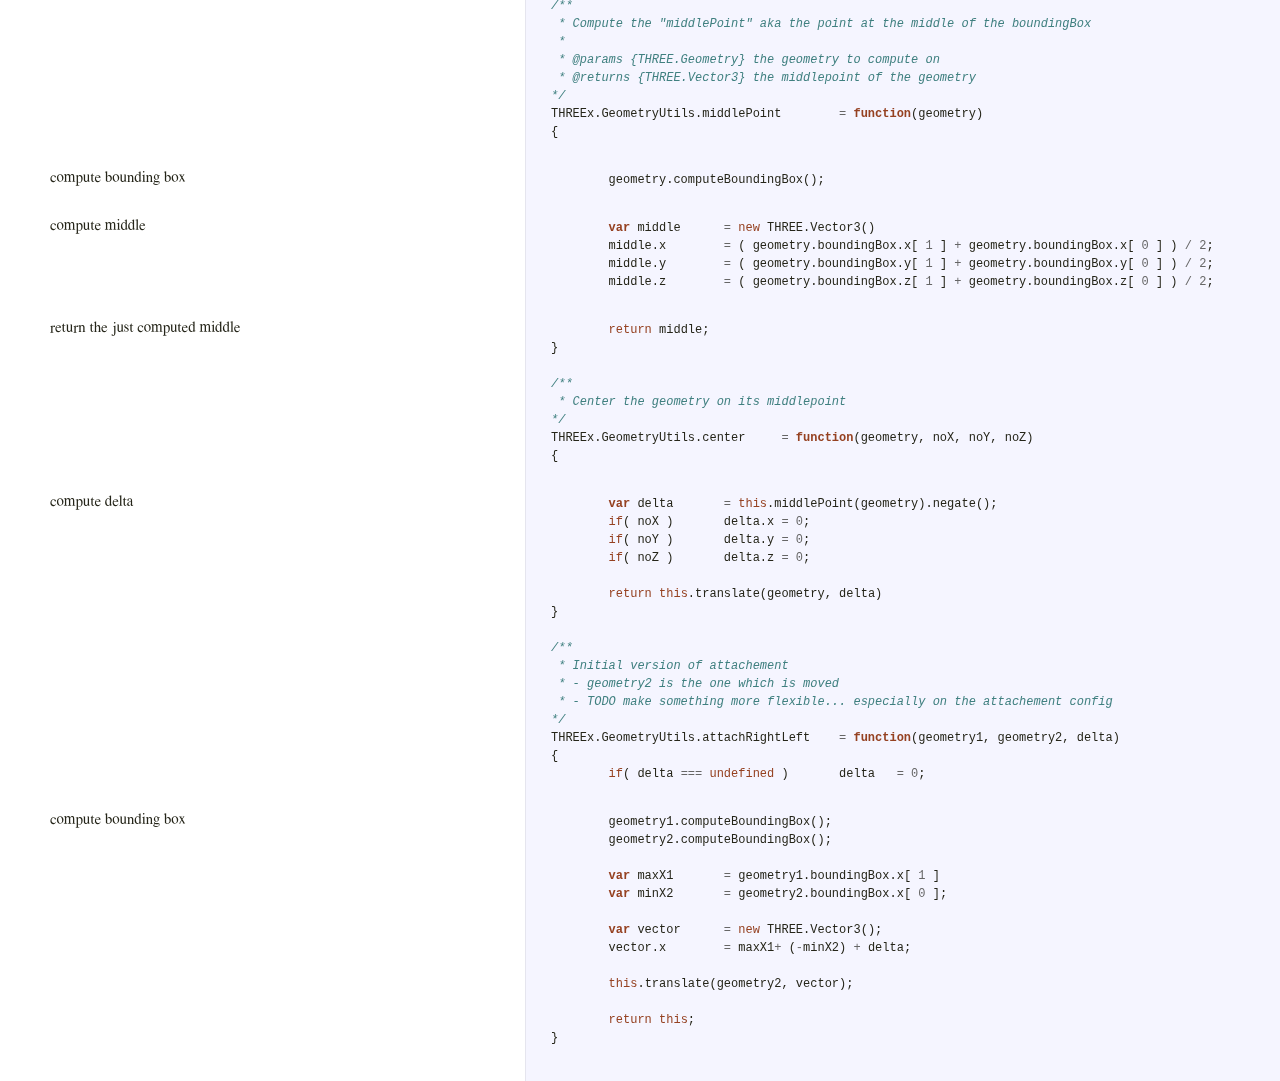
<file: lib/three/threex/docs/THREEx.GeometryUtils.html>
<!DOCTYPE html>  <html> <head>   <title>THREEx.GeometryUtils.js</title>   <meta http-equiv="content-type" content="text/html; charset=UTF-8">   <link rel="stylesheet" media="all" href="docco.css" /> </head> <body>   <div id="container">     <div id="background"></div>            <div id="jump_to">         Jump To &hellip;         <div id="jump_wrapper">           <div id="jump_page">                                           <a class="source" href="THREEx.CelShader.html">                 THREEx.CelShader.js               </a>                                           <a class="source" href="THREEx.DeviceOrientationState.html">                 THREEx.DeviceOrientationState.js               </a>                                           <a class="source" href="THREEx.FullScreen.html">                 THREEx.FullScreen.js               </a>                                           <a class="source" href="THREEx.GeometryUtils.html">                 THREEx.GeometryUtils.js               </a>                                           <a class="source" href="THREEx.GeometryWobble.html">                 THREEx.GeometryWobble.js               </a>                                           <a class="source" href="THREEx.KeyboardState.html">                 THREEx.KeyboardState.js               </a>                                           <a class="source" href="THREEx.LogoTurtle.html">                 THREEx.LogoTurtle.js               </a>                                           <a class="source" href="THREEx.PlasmaShader.html">                 THREEx.PlasmaShader.js               </a>                                           <a class="source" href="THREEx.SkyMap.html">                 THREEx.SkyMap.js               </a>                                           <a class="source" href="THREEx.WindowResize.html">                 THREEx.WindowResize.js               </a>                                           <a class="source" href="THREEx.glCapability.html">                 THREEx.glCapability.js               </a>                                           <a class="source" href="THREEx.requestAnimationFrame.html">                 THREEx.requestAnimationFrame.js               </a>                                           <a class="source" href="THREEx.screenshot.html">                 THREEx.screenshot.js               </a>                                           <a class="source" href="threex.embedded.html">                 threex.embedded.js               </a>                        </div>         </div>       </div>          <table cellpadding="0" cellspacing="0">       <thead>         <tr>           <th class="docs">             <h1>               THREEx.GeometryUtils.js             </h1>           </th>           <th class="code">           </th>         </tr>       </thead>       <tbody>                               <tr id="section-1">             <td class="docs">               <div class="pilwrap">                 <a class="pilcrow" href="#section-1">&#182;</a>               </div>               <p>This THREEx helper provide various basic functions for <code>THREE.Geometry</code>.
It is able to scale, translate, center a geometry. Other functions may be
added soon.
The API is chained for convenience.</p>

<h2>Scale</h2>

<p>To make the geometry twice larger in <code>y</code></p>             </td>             <td class="code">               <div class="highlight"><pre></pre></div>             </td>           </tr>                               <tr id="section-2">             <td class="docs">               <div class="pilwrap">                 <a class="pilcrow" href="#section-2">&#182;</a>               </div>               <p><code>
  var scale = new THREE.Vector3(1,2,1);
  THREEx.GeometryUtils.scale(geometry, scale);
</code></p>             </td>             <td class="code">               <div class="highlight"><pre></pre></div>             </td>           </tr>                               <tr id="section-3">             <td class="docs">               <div class="pilwrap">                 <a class="pilcrow" href="#section-3">&#182;</a>               </div>               <h2>Translate</h2>

<p>To make the geometry move 100 further in <code>x</code></p>             </td>             <td class="code">               <div class="highlight"><pre></pre></div>             </td>           </tr>                               <tr id="section-4">             <td class="docs">               <div class="pilwrap">                 <a class="pilcrow" href="#section-4">&#182;</a>               </div>               <p><code>
  var translation = new THREE.Vector3(100,0,0);
  THREEx.GeometryUtils.translate(geometry, translation);
</code></p>             </td>             <td class="code">               <div class="highlight"><pre></pre></div>             </td>           </tr>                               <tr id="section-5">             <td class="docs">               <div class="pilwrap">                 <a class="pilcrow" href="#section-5">&#182;</a>               </div>               <h2>Center</h2>

<p>To center the geometry on its middle point</p>             </td>             <td class="code">               <div class="highlight"><pre></pre></div>             </td>           </tr>                               <tr id="section-6">             <td class="docs">               <div class="pilwrap">                 <a class="pilcrow" href="#section-6">&#182;</a>               </div>               <p><code>
  THREEx.GeometryUtils.center(geometry);
</code></p>             </td>             <td class="code">               <div class="highlight"><pre></pre></div>             </td>           </tr>                               <tr id="section-7">             <td class="docs">               <div class="pilwrap">                 <a class="pilcrow" href="#section-7">&#182;</a>               </div>               <h2>middlePoint</h2>

<p>To compute the middle point of a geometry</p>             </td>             <td class="code">               <div class="highlight"><pre></pre></div>             </td>           </tr>                               <tr id="section-8">             <td class="docs">               <div class="pilwrap">                 <a class="pilcrow" href="#section-8">&#182;</a>               </div>               <p><code>
  THREEx.GeometryUtils.middlePoint(geometry);
</code></p>             </td>             <td class="code">               <div class="highlight"><pre></pre></div>             </td>           </tr>                               <tr id="section-9">             <td class="docs">               <div class="pilwrap">                 <a class="pilcrow" href="#section-9">&#182;</a>               </div>               <h1>Code</h1>             </td>             <td class="code">               <div class="highlight"><pre></pre></div>             </td>           </tr>                               <tr id="section-10">             <td class="docs">               <div class="pilwrap">                 <a class="pilcrow" href="#section-10">&#182;</a>               </div>                            </td>             <td class="code">               <div class="highlight"><pre><span class="cm">/** @namespace */</span>
<span class="kd">var</span> <span class="nx">THREEx</span>		<span class="o">=</span> <span class="nx">THREEx</span> 		<span class="o">||</span> <span class="p">{};</span>
<span class="nx">THREEx</span><span class="p">.</span><span class="nx">GeometryUtils</span>	<span class="o">=</span> <span class="nx">THREEx</span><span class="p">.</span><span class="nx">GeometryUtils</span>	<span class="o">||</span> <span class="p">{};</span></pre></div>             </td>           </tr>                               <tr id="section-11">             <td class="docs">               <div class="pilwrap">                 <a class="pilcrow" href="#section-11">&#182;</a>               </div>               <p>TODO
- chained API
- possibility a matrix to reduce computation ?</p>             </td>             <td class="code">               <div class="highlight"><pre><span class="cm">/**</span>
<span class="cm"> * Change the scale of a geometry</span>
<span class="cm"> * </span>
<span class="cm"> * @params {THREE.Geometry} geometry the geometry to compute on</span>
<span class="cm"> * @params {THREE.Vector3} scale the middlepoint of the geometry</span>
<span class="cm">*/</span>
<span class="nx">THREEx</span><span class="p">.</span><span class="nx">GeometryUtils</span><span class="p">.</span><span class="nx">scale</span>	<span class="o">=</span> <span class="kd">function</span><span class="p">(</span><span class="nx">geometry</span><span class="p">,</span> <span class="nx">scale</span><span class="p">)</span>
<span class="p">{</span></pre></div>             </td>           </tr>                               <tr id="section-12">             <td class="docs">               <div class="pilwrap">                 <a class="pilcrow" href="#section-12">&#182;</a>               </div>               <p>change all geometry.vertices</p>             </td>             <td class="code">               <div class="highlight"><pre>	<span class="k">for</span><span class="p">(</span><span class="kd">var</span> <span class="nx">i</span> <span class="o">=</span> <span class="mi">0</span><span class="p">;</span> <span class="nx">i</span> <span class="o">&lt;</span> <span class="nx">geometry</span><span class="p">.</span><span class="nx">vertices</span><span class="p">.</span><span class="nx">length</span><span class="p">;</span> <span class="nx">i</span><span class="o">++</span><span class="p">)</span> <span class="p">{</span>
		<span class="kd">var</span> <span class="nx">vertex</span>	<span class="o">=</span> <span class="nx">geometry</span><span class="p">.</span><span class="nx">vertices</span><span class="p">[</span><span class="nx">i</span><span class="p">];</span>
		<span class="nx">vertex</span><span class="p">.</span><span class="nx">position</span><span class="p">.</span><span class="nx">multiplySelf</span><span class="p">(</span><span class="nx">scale</span><span class="p">);</span> 
	<span class="p">}</span>
	</pre></div>             </td>           </tr>                               <tr id="section-13">             <td class="docs">               <div class="pilwrap">                 <a class="pilcrow" href="#section-13">&#182;</a>               </div>               <p>mark the vertices as dirty</p>             </td>             <td class="code">               <div class="highlight"><pre>	<span class="nx">geometry</span><span class="p">.</span><span class="nx">__dirtyVertices</span> <span class="o">=</span> <span class="kc">true</span><span class="p">;</span></pre></div>             </td>           </tr>                               <tr id="section-14">             <td class="docs">               <div class="pilwrap">                 <a class="pilcrow" href="#section-14">&#182;</a>               </div>               <p>return this, to get chained API    </p>             </td>             <td class="code">               <div class="highlight"><pre>	<span class="k">return</span> <span class="k">this</span><span class="p">;</span>
<span class="p">}</span>

<span class="nx">THREEx</span><span class="p">.</span><span class="nx">GeometryUtils</span><span class="p">.</span><span class="nx">translate</span>	<span class="o">=</span> <span class="kd">function</span><span class="p">(</span><span class="nx">geometry</span><span class="p">,</span> <span class="nx">delta</span><span class="p">)</span>
<span class="p">{</span></pre></div>             </td>           </tr>                               <tr id="section-15">             <td class="docs">               <div class="pilwrap">                 <a class="pilcrow" href="#section-15">&#182;</a>               </div>               <p>change all geometry.vertices</p>             </td>             <td class="code">               <div class="highlight"><pre>	<span class="k">for</span><span class="p">(</span><span class="kd">var</span> <span class="nx">i</span> <span class="o">=</span> <span class="mi">0</span><span class="p">;</span> <span class="nx">i</span> <span class="o">&lt;</span> <span class="nx">geometry</span><span class="p">.</span><span class="nx">vertices</span><span class="p">.</span><span class="nx">length</span><span class="p">;</span> <span class="nx">i</span><span class="o">++</span><span class="p">)</span> <span class="p">{</span>
		<span class="kd">var</span> <span class="nx">vertex</span>	<span class="o">=</span> <span class="nx">geometry</span><span class="p">.</span><span class="nx">vertices</span><span class="p">[</span><span class="nx">i</span><span class="p">];</span>
		<span class="nx">vertex</span><span class="p">.</span><span class="nx">position</span><span class="p">.</span><span class="nx">addSelf</span><span class="p">(</span><span class="nx">delta</span><span class="p">);</span> 
	<span class="p">}</span></pre></div>             </td>           </tr>                               <tr id="section-16">             <td class="docs">               <div class="pilwrap">                 <a class="pilcrow" href="#section-16">&#182;</a>               </div>               <p>mark the vertices as dirty</p>             </td>             <td class="code">               <div class="highlight"><pre>	<span class="nx">geometry</span><span class="p">.</span><span class="nx">__dirtyVertices</span> <span class="o">=</span> <span class="kc">true</span><span class="p">;</span></pre></div>             </td>           </tr>                               <tr id="section-17">             <td class="docs">               <div class="pilwrap">                 <a class="pilcrow" href="#section-17">&#182;</a>               </div>               <p>return this, to get chained API    </p>             </td>             <td class="code">               <div class="highlight"><pre>	<span class="k">return</span> <span class="k">this</span><span class="p">;</span>
<span class="p">}</span>

<span class="cm">/**</span>
<span class="cm"> * Compute the &quot;middlePoint&quot; aka the point at the middle of the boundingBox</span>
<span class="cm"> * </span>
<span class="cm"> * @params {THREE.Geometry} the geometry to compute on</span>
<span class="cm"> * @returns {THREE.Vector3} the middlepoint of the geometry</span>
<span class="cm">*/</span>
<span class="nx">THREEx</span><span class="p">.</span><span class="nx">GeometryUtils</span><span class="p">.</span><span class="nx">middlePoint</span>	<span class="o">=</span> <span class="kd">function</span><span class="p">(</span><span class="nx">geometry</span><span class="p">)</span>
<span class="p">{</span></pre></div>             </td>           </tr>                               <tr id="section-18">             <td class="docs">               <div class="pilwrap">                 <a class="pilcrow" href="#section-18">&#182;</a>               </div>               <p>compute bounding box</p>             </td>             <td class="code">               <div class="highlight"><pre>	<span class="nx">geometry</span><span class="p">.</span><span class="nx">computeBoundingBox</span><span class="p">();</span></pre></div>             </td>           </tr>                               <tr id="section-19">             <td class="docs">               <div class="pilwrap">                 <a class="pilcrow" href="#section-19">&#182;</a>               </div>               <p>compute middle</p>             </td>             <td class="code">               <div class="highlight"><pre>	<span class="kd">var</span> <span class="nx">middle</span>	<span class="o">=</span> <span class="k">new</span> <span class="nx">THREE</span><span class="p">.</span><span class="nx">Vector3</span><span class="p">()</span>
	<span class="nx">middle</span><span class="p">.</span><span class="nx">x</span>	<span class="o">=</span> <span class="p">(</span> <span class="nx">geometry</span><span class="p">.</span><span class="nx">boundingBox</span><span class="p">.</span><span class="nx">x</span><span class="p">[</span> <span class="mi">1</span> <span class="p">]</span> <span class="o">+</span> <span class="nx">geometry</span><span class="p">.</span><span class="nx">boundingBox</span><span class="p">.</span><span class="nx">x</span><span class="p">[</span> <span class="mi">0</span> <span class="p">]</span> <span class="p">)</span> <span class="o">/</span> <span class="mi">2</span><span class="p">;</span>
	<span class="nx">middle</span><span class="p">.</span><span class="nx">y</span>	<span class="o">=</span> <span class="p">(</span> <span class="nx">geometry</span><span class="p">.</span><span class="nx">boundingBox</span><span class="p">.</span><span class="nx">y</span><span class="p">[</span> <span class="mi">1</span> <span class="p">]</span> <span class="o">+</span> <span class="nx">geometry</span><span class="p">.</span><span class="nx">boundingBox</span><span class="p">.</span><span class="nx">y</span><span class="p">[</span> <span class="mi">0</span> <span class="p">]</span> <span class="p">)</span> <span class="o">/</span> <span class="mi">2</span><span class="p">;</span>
	<span class="nx">middle</span><span class="p">.</span><span class="nx">z</span>	<span class="o">=</span> <span class="p">(</span> <span class="nx">geometry</span><span class="p">.</span><span class="nx">boundingBox</span><span class="p">.</span><span class="nx">z</span><span class="p">[</span> <span class="mi">1</span> <span class="p">]</span> <span class="o">+</span> <span class="nx">geometry</span><span class="p">.</span><span class="nx">boundingBox</span><span class="p">.</span><span class="nx">z</span><span class="p">[</span> <span class="mi">0</span> <span class="p">]</span> <span class="p">)</span> <span class="o">/</span> <span class="mi">2</span><span class="p">;</span></pre></div>             </td>           </tr>                               <tr id="section-20">             <td class="docs">               <div class="pilwrap">                 <a class="pilcrow" href="#section-20">&#182;</a>               </div>               <p>return the just computed middle</p>             </td>             <td class="code">               <div class="highlight"><pre>	<span class="k">return</span> <span class="nx">middle</span><span class="p">;</span>
<span class="p">}</span>

<span class="cm">/**</span>
<span class="cm"> * Center the geometry on its middlepoint</span>
<span class="cm">*/</span>
<span class="nx">THREEx</span><span class="p">.</span><span class="nx">GeometryUtils</span><span class="p">.</span><span class="nx">center</span>	<span class="o">=</span> <span class="kd">function</span><span class="p">(</span><span class="nx">geometry</span><span class="p">,</span> <span class="nx">noX</span><span class="p">,</span> <span class="nx">noY</span><span class="p">,</span> <span class="nx">noZ</span><span class="p">)</span>
<span class="p">{</span></pre></div>             </td>           </tr>                               <tr id="section-21">             <td class="docs">               <div class="pilwrap">                 <a class="pilcrow" href="#section-21">&#182;</a>               </div>               <p>compute delta</p>             </td>             <td class="code">               <div class="highlight"><pre>	<span class="kd">var</span> <span class="nx">delta</span>	<span class="o">=</span> <span class="k">this</span><span class="p">.</span><span class="nx">middlePoint</span><span class="p">(</span><span class="nx">geometry</span><span class="p">).</span><span class="nx">negate</span><span class="p">();</span>
	<span class="k">if</span><span class="p">(</span> <span class="nx">noX</span> <span class="p">)</span>	<span class="nx">delta</span><span class="p">.</span><span class="nx">x</span>	<span class="o">=</span> <span class="mi">0</span><span class="p">;</span>
	<span class="k">if</span><span class="p">(</span> <span class="nx">noY</span> <span class="p">)</span>	<span class="nx">delta</span><span class="p">.</span><span class="nx">y</span>	<span class="o">=</span> <span class="mi">0</span><span class="p">;</span>
	<span class="k">if</span><span class="p">(</span> <span class="nx">noZ</span> <span class="p">)</span>	<span class="nx">delta</span><span class="p">.</span><span class="nx">z</span>	<span class="o">=</span> <span class="mi">0</span><span class="p">;</span>

	<span class="k">return</span> <span class="k">this</span><span class="p">.</span><span class="nx">translate</span><span class="p">(</span><span class="nx">geometry</span><span class="p">,</span> <span class="nx">delta</span><span class="p">)</span>
<span class="p">}</span>

<span class="cm">/**</span>
<span class="cm"> * Initial version of attachement</span>
<span class="cm"> * - geometry2 is the one which is moved</span>
<span class="cm"> * - TODO make something more flexible... especially on the attachement config</span>
<span class="cm">*/</span>
<span class="nx">THREEx</span><span class="p">.</span><span class="nx">GeometryUtils</span><span class="p">.</span><span class="nx">attachRightLeft</span>	<span class="o">=</span> <span class="kd">function</span><span class="p">(</span><span class="nx">geometry1</span><span class="p">,</span> <span class="nx">geometry2</span><span class="p">,</span> <span class="nx">delta</span><span class="p">)</span>
<span class="p">{</span>
	<span class="k">if</span><span class="p">(</span> <span class="nx">delta</span> <span class="o">===</span> <span class="kc">undefined</span> <span class="p">)</span>	<span class="nx">delta</span>	<span class="o">=</span> <span class="mi">0</span><span class="p">;</span></pre></div>             </td>           </tr>                               <tr id="section-22">             <td class="docs">               <div class="pilwrap">                 <a class="pilcrow" href="#section-22">&#182;</a>               </div>               <p>compute bounding box</p>             </td>             <td class="code">               <div class="highlight"><pre>	<span class="nx">geometry1</span><span class="p">.</span><span class="nx">computeBoundingBox</span><span class="p">();</span>
	<span class="nx">geometry2</span><span class="p">.</span><span class="nx">computeBoundingBox</span><span class="p">();</span>
	
	<span class="kd">var</span> <span class="nx">maxX1</span>	<span class="o">=</span> <span class="nx">geometry1</span><span class="p">.</span><span class="nx">boundingBox</span><span class="p">.</span><span class="nx">x</span><span class="p">[</span> <span class="mi">1</span> <span class="p">]</span>
	<span class="kd">var</span> <span class="nx">minX2</span>	<span class="o">=</span> <span class="nx">geometry2</span><span class="p">.</span><span class="nx">boundingBox</span><span class="p">.</span><span class="nx">x</span><span class="p">[</span> <span class="mi">0</span> <span class="p">];</span>

	<span class="kd">var</span> <span class="nx">vector</span>	<span class="o">=</span> <span class="k">new</span> <span class="nx">THREE</span><span class="p">.</span><span class="nx">Vector3</span><span class="p">();</span>
	<span class="nx">vector</span><span class="p">.</span><span class="nx">x</span>	<span class="o">=</span> <span class="nx">maxX1</span><span class="o">+</span> <span class="p">(</span><span class="o">-</span><span class="nx">minX2</span><span class="p">)</span> <span class="o">+</span> <span class="nx">delta</span><span class="p">;</span>

	<span class="k">this</span><span class="p">.</span><span class="nx">translate</span><span class="p">(</span><span class="nx">geometry2</span><span class="p">,</span> <span class="nx">vector</span><span class="p">);</span>
	
	<span class="k">return</span> <span class="k">this</span><span class="p">;</span>
<span class="p">}</span>

</pre></div>             </td>           </tr>                </tbody>     </table>   </div> </body> </html>
</file>
<file: style.css>
body { background-color: #000000; color: #ddd; }
a { color: orange; }
a:visited { color: chocolate; }
button { border: none; background-color: #202021; color: #ccc; padding: 5px 15px; }
button:hover { color: #000; background-color: orange; }
</file>
<file: source/three/assignment/style.css>
body {
	overflow: hidden;
	margin: 0;
}

#textHeader {
	margin: 10px;
	position: absolute;
	top: 10px;
	width: 100%;
	z-index: 100;
	display:block;
}

ul {
	list-style: none;
}

#textHeader p, li{
	text-shadow:
		-1px  0px 5px black,
		 0px  1px 5px black,
		 1px  0px 5px black,
		 0px -1px 5px black;
}

#textHeader li:before {
	content: '\2022';
	padding: 10px;
	text-shadow:
		-1px  0px 5px black,
		 0px  1px 5px black,
		 1px  0px 5px black,
		 0px -1px 5px black;
}
</file>
<file: lib/x3dom/x3dom.css>
/*
 * X3DOM JavaScript Library
 * http://www.x3dom.org
 *
 * (C)2009 Fraunhofer IGD, Darmstadt, Germany
 * Dual licensed under the MIT and GPL
 *
 * Based on code originally provided by
 * Philip Taylor: http://philip.html5.org
 */

body {
  background-color: white;
  font-family: Helvetica, sans-serif;
  font-size: 12px;
}

X3D, x3d {
  position:relative;    /* in order to be able to position stat-div within X3D */
  float:left;           /* float the element so it has the same size like the canvas */
  cursor:pointer;
  margin: 0;
  padding: 0;
  border: 1px solid #000;
}

object {
	margin: 0;
	padding: 0;
	border: none;
	z-index: 0;
  width:100%;
  height:100%;
  float:left;
}

X3D:hover, 
x3d:hover, 
.x3dom-canvas:hover {
  -webkit-user-select: none;
  -webkit-touch-callout: none;
}

.x3dom-canvas {
  border:none;
  cursor:pointer;
  width:100%;
  height:100%;
  float:left;
}

.x3dom-canvas:focus {
    outline:none; 
}
.x3dom-progress {
    margin: 0;
    padding: 6px 8px 0px 26px;
    left: 0px;
    top: 0px;
    position: absolute;
    color: #0f0;
    font-family: Helvetica, sans-serif;
    line-height:10px;
    font-size: 10px;
    min-width: 45px;
    min-height: 20px;
    border: 0px;
    background-position: 4px 4px;
    background-repeat: no-repeat;
    background-color: #333;
    background-color: rgba(51, 51, 51, 0.9);
    z-index: 100;
    background-image: url('[data-uri]');
}

.x3dom-progress.bar span {
  position: absolute;
  left: 0;
  top: 0;
  line-height: 20px;
  background-color: red;
}


.x3dom-statdiv {
    margin: 0;
    padding: 0;
    right: 10px;
    top: 10px;
    position: absolute;
    color: #0f0;
    font-family: Helvetica, sans-serif;
    line-height:10px;
    font-size: 10px;
    width: 75px;
    height: 70px;
    border: 0px;
}

#x3dom-state-canvas {
    margin: 2px;
    padding: 0;
    right: 0%;
    top: 0%;
    position: absolute;
}

#x3dom-state-viewer {
  position: absolute;
  margin: 2px;
  padding: 5px;
  width: 135px;
  top: 0%;
  right: 0%;
  opacity: 0.9;
  background-color: #323232;
  z-index: 1000;
  font-family: Arial, sans-serif;
  color: #C8C8C8;
  font-weight: bold;
  text-transform: uppercase;
  cursor: help;
}

.x3dom-states-head {
  display: block;
  font-size: 26px;
}

.x3dom-states-head2 {
  font-size: 10px;
}

.x3dom-states-list {
  float: left;
  width: 100%;
  border-top: 1px solid #C8C8C8;
  list-style: none;
  font-size: 9px;
  line-height: 16px;
  margin:0;
  padding: 0;
  padding-top: 2px;
}

.x3dom-states-item  {
  width: 100%;
  float: left;
}

.x3dom-states-item-title {
  float: left;
  margin-left: 2px;
}

.x3dom-states-item-value {
  float: right;
  margin-right: 2px;
}

.x3dom-touch-marker {
	display: inline;
    padding: 5px;
	border-radius: 10px;
    position: absolute;
    font-family: Helvetica, sans-serif;
    line-height:10px;
    font-size: 10px;
    color: darkorange;
    background: cornsilk;
    opacity: 0.6;
    border: 2px solid orange;
	z-index: 200;
}

.x3dom-logContainer {
    border: 2px solid olivedrab;
    height: 200px;
    padding: 4px;
    overflow: auto;
    white-space: pre-wrap;
    font-family: sans-serif;
    font-size: x-small;
    color: #00ff00;
    background-color: black;
    margin-right: 10px;
}

.x3dom-nox3d {
    font-family: Helvetica, sans-serif;
    font-size: 14px;
    background-color: #eb7a7a;
    padding: 1em;
    opacity: 0.75;
}

.x3dom-nox3d p { 
    color: #fff;
    font-size: 14px;
}

.x3dom-nox3d a { 
    color: #fff;
    font-size: 14px;
}


/* self-clearing floats */
.group:after {
  content: "."; 
  display: block; 
  height: 0; 
  clear: both; 
  visibility: hidden;
}
</file>
<file: lib/three/threex/docs/docco.css>
/*--------------------- Layout and Typography ----------------------------*/
body {
  font-family: 'Palatino Linotype', 'Book Antiqua', Palatino, FreeSerif, serif;
  font-size: 15px;
  line-height: 22px;
  color: #252519;
  margin: 0; padding: 0;
}
a {
  color: #261a3b;
}
  a:visited {
    color: #261a3b;
  }
p {
  margin: 0 0 15px 0;
}
h1, h2, h3, h4, h5, h6 {
  margin: 0px 0 15px 0;
}
  h1 {
    margin-top: 40px;
  }
#container {
  position: relative;
}
#background {
  position: fixed;
  top: 0; left: 525px; right: 0; bottom: 0;
  background: #f5f5ff;
  border-left: 1px solid #e5e5ee;
  z-index: -1;
}
#jump_to, #jump_page {
  background: white;
  -webkit-box-shadow: 0 0 25px #777; -moz-box-shadow: 0 0 25px #777;
  -webkit-border-bottom-left-radius: 5px; -moz-border-radius-bottomleft: 5px;
  font: 10px Arial;
  text-transform: uppercase;
  cursor: pointer;
  text-align: right;
}
#jump_to, #jump_wrapper {
  position: fixed;
  right: 0; top: 0;
  padding: 5px 10px;
}
  #jump_wrapper {
    padding: 0;
    display: none;
  }
    #jump_to:hover #jump_wrapper {
      display: block;
    }
    #jump_page {
      padding: 5px 0 3px;
      margin: 0 0 25px 25px;
    }
      #jump_page .source {
        display: block;
        padding: 5px 10px;
        text-decoration: none;
        border-top: 1px solid #eee;
      }
        #jump_page .source:hover {
          background: #f5f5ff;
        }
        #jump_page .source:first-child {
        }
table td {
  border: 0;
  outline: 0;
}
  td.docs, th.docs {
    max-width: 450px;
    min-width: 450px;
    min-height: 5px;
    padding: 10px 25px 1px 50px;
    overflow-x: hidden;
    vertical-align: top;
    text-align: left;
  }
    .docs pre {
      margin: 15px 0 15px;
      padding-left: 15px;
    }
    .docs p tt, .docs p code {
      background: #f8f8ff;
      border: 1px solid #dedede;
      font-size: 12px;
      padding: 0 0.2em;
    }
    .pilwrap {
      position: relative;
    }
      .pilcrow {
        font: 12px Arial;
        text-decoration: none;
        color: #454545;
        position: absolute;
        top: 3px; left: -20px;
        padding: 1px 2px;
        opacity: 0;
        -webkit-transition: opacity 0.2s linear;
      }
        td.docs:hover .pilcrow {
          opacity: 1;
        }
  td.code, th.code {
    padding: 14px 15px 16px 25px;
    width: 100%;
    vertical-align: top;
    background: #f5f5ff;
    border-left: 1px solid #e5e5ee;
  }
    pre, tt, code {
      font-size: 12px; line-height: 18px;
      font-family: Monaco, Consolas, "Lucida Console", monospace;
      margin: 0; padding: 0;
    }


/*---------------------- Syntax Highlighting -----------------------------*/
td.linenos { background-color: #f0f0f0; padding-right: 10px; }
span.lineno { background-color: #f0f0f0; padding: 0 5px 0 5px; }
body .hll { background-color: #ffffcc }
body .c { color: #408080; font-style: italic }  /* Comment */
body .err { border: 1px solid #FF0000 }         /* Error */
body .k { color: #954121 }                      /* Keyword */
body .o { color: #666666 }                      /* Operator */
body .cm { color: #408080; font-style: italic } /* Comment.Multiline */
body .cp { color: #BC7A00 }                     /* Comment.Preproc */
body .c1 { color: #408080; font-style: italic } /* Comment.Single */
body .cs { color: #408080; font-style: italic } /* Comment.Special */
body .gd { color: #A00000 }                     /* Generic.Deleted */
body .ge { font-style: italic }                 /* Generic.Emph */
body .gr { color: #FF0000 }                     /* Generic.Error */
body .gh { color: #000080; font-weight: bold }  /* Generic.Heading */
body .gi { color: #00A000 }                     /* Generic.Inserted */
body .go { color: #808080 }                     /* Generic.Output */
body .gp { color: #000080; font-weight: bold }  /* Generic.Prompt */
body .gs { font-weight: bold }                  /* Generic.Strong */
body .gu { color: #800080; font-weight: bold }  /* Generic.Subheading */
body .gt { color: #0040D0 }                     /* Generic.Traceback */
body .kc { color: #954121 }                     /* Keyword.Constant */
body .kd { color: #954121; font-weight: bold }  /* Keyword.Declaration */
body .kn { color: #954121; font-weight: bold }  /* Keyword.Namespace */
body .kp { color: #954121 }                     /* Keyword.Pseudo */
body .kr { color: #954121; font-weight: bold }  /* Keyword.Reserved */
body .kt { color: #B00040 }                     /* Keyword.Type */
body .m { color: #666666 }                      /* Literal.Number */
body .s { color: #219161 }                      /* Literal.String */
body .na { color: #7D9029 }                     /* Name.Attribute */
body .nb { color: #954121 }                     /* Name.Builtin */
body .nc { color: #0000FF; font-weight: bold }  /* Name.Class */
body .no { color: #880000 }                     /* Name.Constant */
body .nd { color: #AA22FF }                     /* Name.Decorator */
body .ni { color: #999999; font-weight: bold }  /* Name.Entity */
body .ne { color: #D2413A; font-weight: bold }  /* Name.Exception */
body .nf { color: #0000FF }                     /* Name.Function */
body .nl { color: #A0A000 }                     /* Name.Label */
body .nn { color: #0000FF; font-weight: bold }  /* Name.Namespace */
body .nt { color: #954121; font-weight: bold }  /* Name.Tag */
body .nv { color: #19469D }                     /* Name.Variable */
body .ow { color: #AA22FF; font-weight: bold }  /* Operator.Word */
body .w { color: #bbbbbb }                      /* Text.Whitespace */
body .mf { color: #666666 }                     /* Literal.Number.Float */
body .mh { color: #666666 }                     /* Literal.Number.Hex */
body .mi { color: #666666 }                     /* Literal.Number.Integer */
body .mo { color: #666666 }                     /* Literal.Number.Oct */
body .sb { color: #219161 }                     /* Literal.String.Backtick */
body .sc { color: #219161 }                     /* Literal.String.Char */
body .sd { color: #219161; font-style: italic } /* Literal.String.Doc */
body .s2 { color: #219161 }                     /* Literal.String.Double */
body .se { color: #BB6622; font-weight: bold }  /* Literal.String.Escape */
body .sh { color: #219161 }                     /* Literal.String.Heredoc */
body .si { color: #BB6688; font-weight: bold }  /* Literal.String.Interpol */
body .sx { color: #954121 }                     /* Literal.String.Other */
body .sr { color: #BB6688 }                     /* Literal.String.Regex */
body .s1 { color: #219161 }                     /* Literal.String.Single */
body .ss { color: #19469D }                     /* Literal.String.Symbol */
body .bp { color: #954121 }                     /* Name.Builtin.Pseudo */
body .vc { color: #19469D }                     /* Name.Variable.Class */
body .vg { color: #19469D }                     /* Name.Variable.Global */
body .vi { color: #19469D }                     /* Name.Variable.Instance */
body .il { color: #666666 }                     /* Literal.Number.Integer.Long */
</file>
